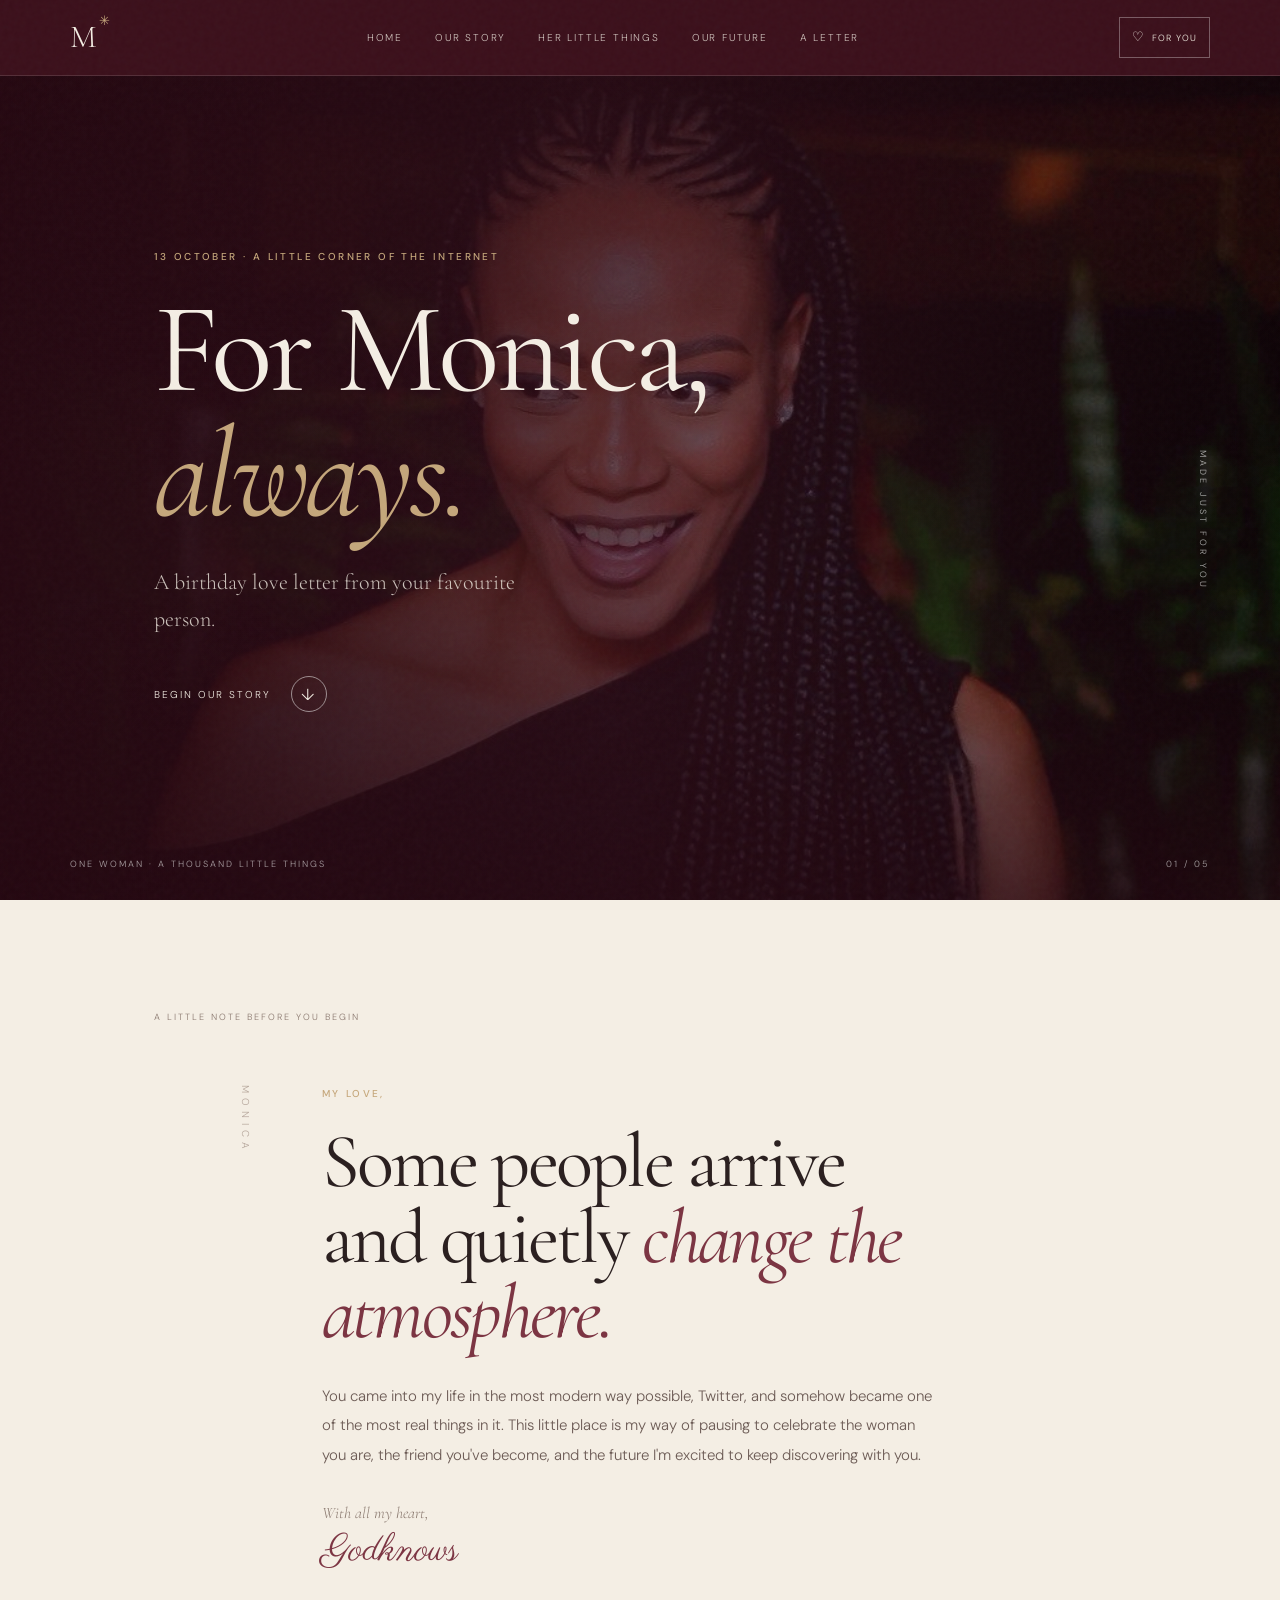
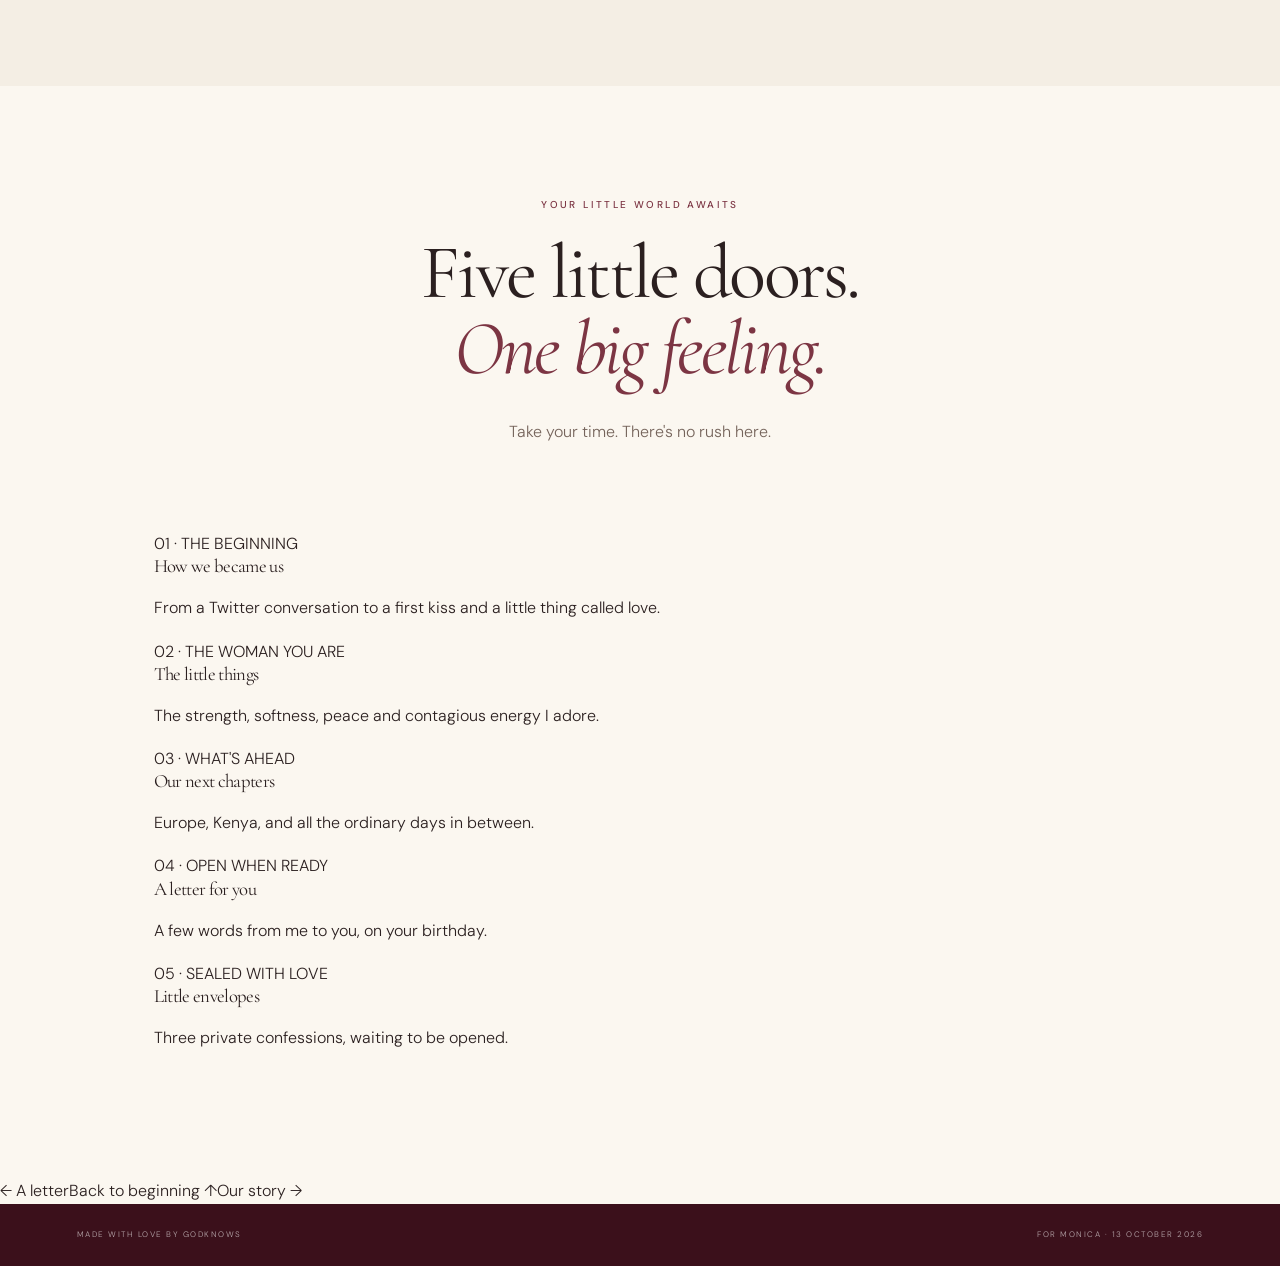
<file: index.html>
<!doctype html><html lang="en"><head><meta charset="utf-8"><meta name="viewport" content="width=device-width, initial-scale=1"><meta name="theme-color" content="#3b101b"><meta name="description" content="A little corner of the internet, made with love for Monica."><title>For Monica, Always · For Monica, Always</title><link rel="preconnect" href="https://fonts.googleapis.com"><link rel="preconnect" href="https://fonts.gstatic.com" crossorigin><link href="https://fonts.googleapis.com/css2?family=Cormorant+Garamond:wght@400;500;600;700&family=DM+Sans:wght@300;400;500;600&family=Parisienne&display=swap" rel="stylesheet"><link rel="stylesheet" href="style.css"></head><body class=""><div class="grain" aria-hidden="true"></div><header class="topbar"><a class="brand" href="index.html" aria-label="For Monica home">M<span>✳</span></a><nav aria-label="Main navigation"><a href="index.html" aria-current="page">Home</a><a href="story.html">Our story</a><a href="little-things.html">Her little things</a><a href="adventures.html">Our future</a><a href="letter.html">A letter</a></nav><a class="sound-toggle" href="letter.html" title="A little note">♡ <span>for you</span></a></header><main><section class="hero" id="home"><div class="hero-image"></div><div class="hero-shade"></div><div class="hero-content reveal"><p class="eyebrow">13 October · a little corner of the internet</p><h1>For Monica,<br><em>always.</em></h1><p class="hero-sub">A birthday love letter from your favourite person.</p><a class="round-link" href="story.html"><span>Begin our story</span><b>↓</b></a></div><div class="hero-side-note">MADE JUST FOR YOU</div><div class="hero-bottom"><span>ONE WOMAN · A THOUSAND LITTLE THINGS</span><span>01 / 05</span></div></section><section class="section-pad" style="background:var(--cream)"><div class="section-index">A little note before you begin</div><div class="intro-grid"><p class="vertical-word">MONICA</p><div class="intro-copy reveal"><p class="eyebrow">My love,</p><h2>Some people arrive<br>and quietly <em>change the atmosphere.</em></h2><p>You came into my life in the most modern way possible, Twitter, and somehow became one of the most real things in it. This little place is my way of pausing to celebrate the woman you are, the friend you've become, and the future I'm excited to keep discovering with you.</p><span class="signature">With all my heart,</span><span class="signature-name">Godknows</span></div></div></section><section class="section-pad"><div class="section-heading reveal"><p class="eyebrow">Your little world awaits</p><h2>Five little doors.<br><em>One big feeling.</em></h2><p style="color:#75645b">Take your time. There's no rush here.</p></div><div class="nav-grid"><a class="nav-card" href="story.html"><span>01 · THE BEGINNING</span><h3>How we became us</h3><p>From a Twitter conversation to a first kiss and a little thing called love.</p></a><a class="nav-card" href="little-things.html"><span>02 · THE WOMAN YOU ARE</span><h3>The little things</h3><p>The strength, softness, peace and contagious energy I adore.</p></a><a class="nav-card" href="adventures.html"><span>03 · WHAT'S AHEAD</span><h3>Our next chapters</h3><p>Europe, Kenya, and all the ordinary days in between.</p></a><a class="nav-card" href="letter.html"><span>04 · OPEN WHEN READY</span><h3>A letter for you</h3><p>A few words from me to you, on your birthday.</p></a><a class="nav-card" href="little-things.html#" ><span>05 · SEALED WITH LOVE</span><h3>Little envelopes</h3><p>Three private confessions, waiting to be opened.</p></a></div></section></main><nav class="page-footer-nav" aria-label="Explore more"><a href="letter.html">← A letter</a><a href="index.html">Back to beginning ↑</a><a href="story.html">Our story →</a></nav><footer class="site-footer" style="position:static;background:#3b101b;color:#ffffffa3;padding:24px 6%;display:flex;justify-content:space-between;gap:12px;font-size:8px;letter-spacing:1.5px"><span>MADE WITH LOVE BY GODKNOWS</span><span>FOR MONICA · 13 OCTOBER 2026</span></footer><script src="script.js"></script></body></html>
</file>
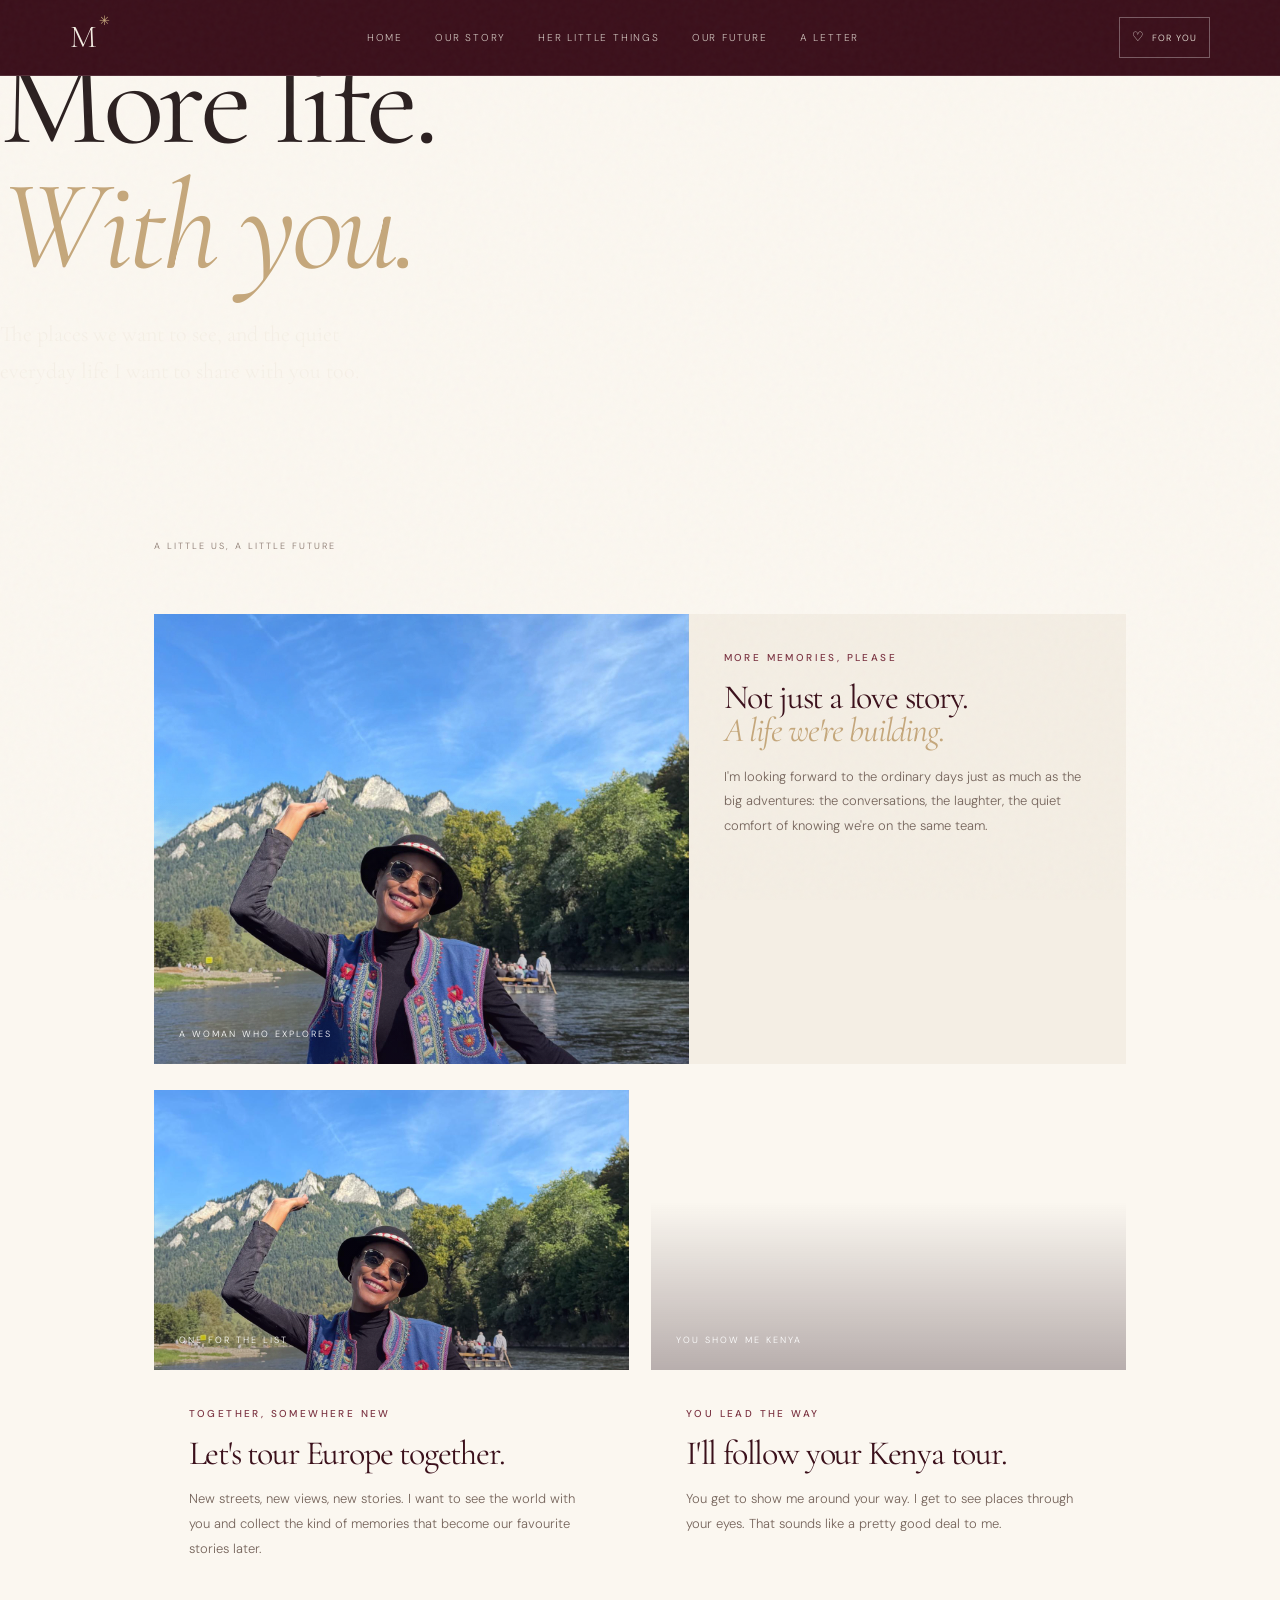
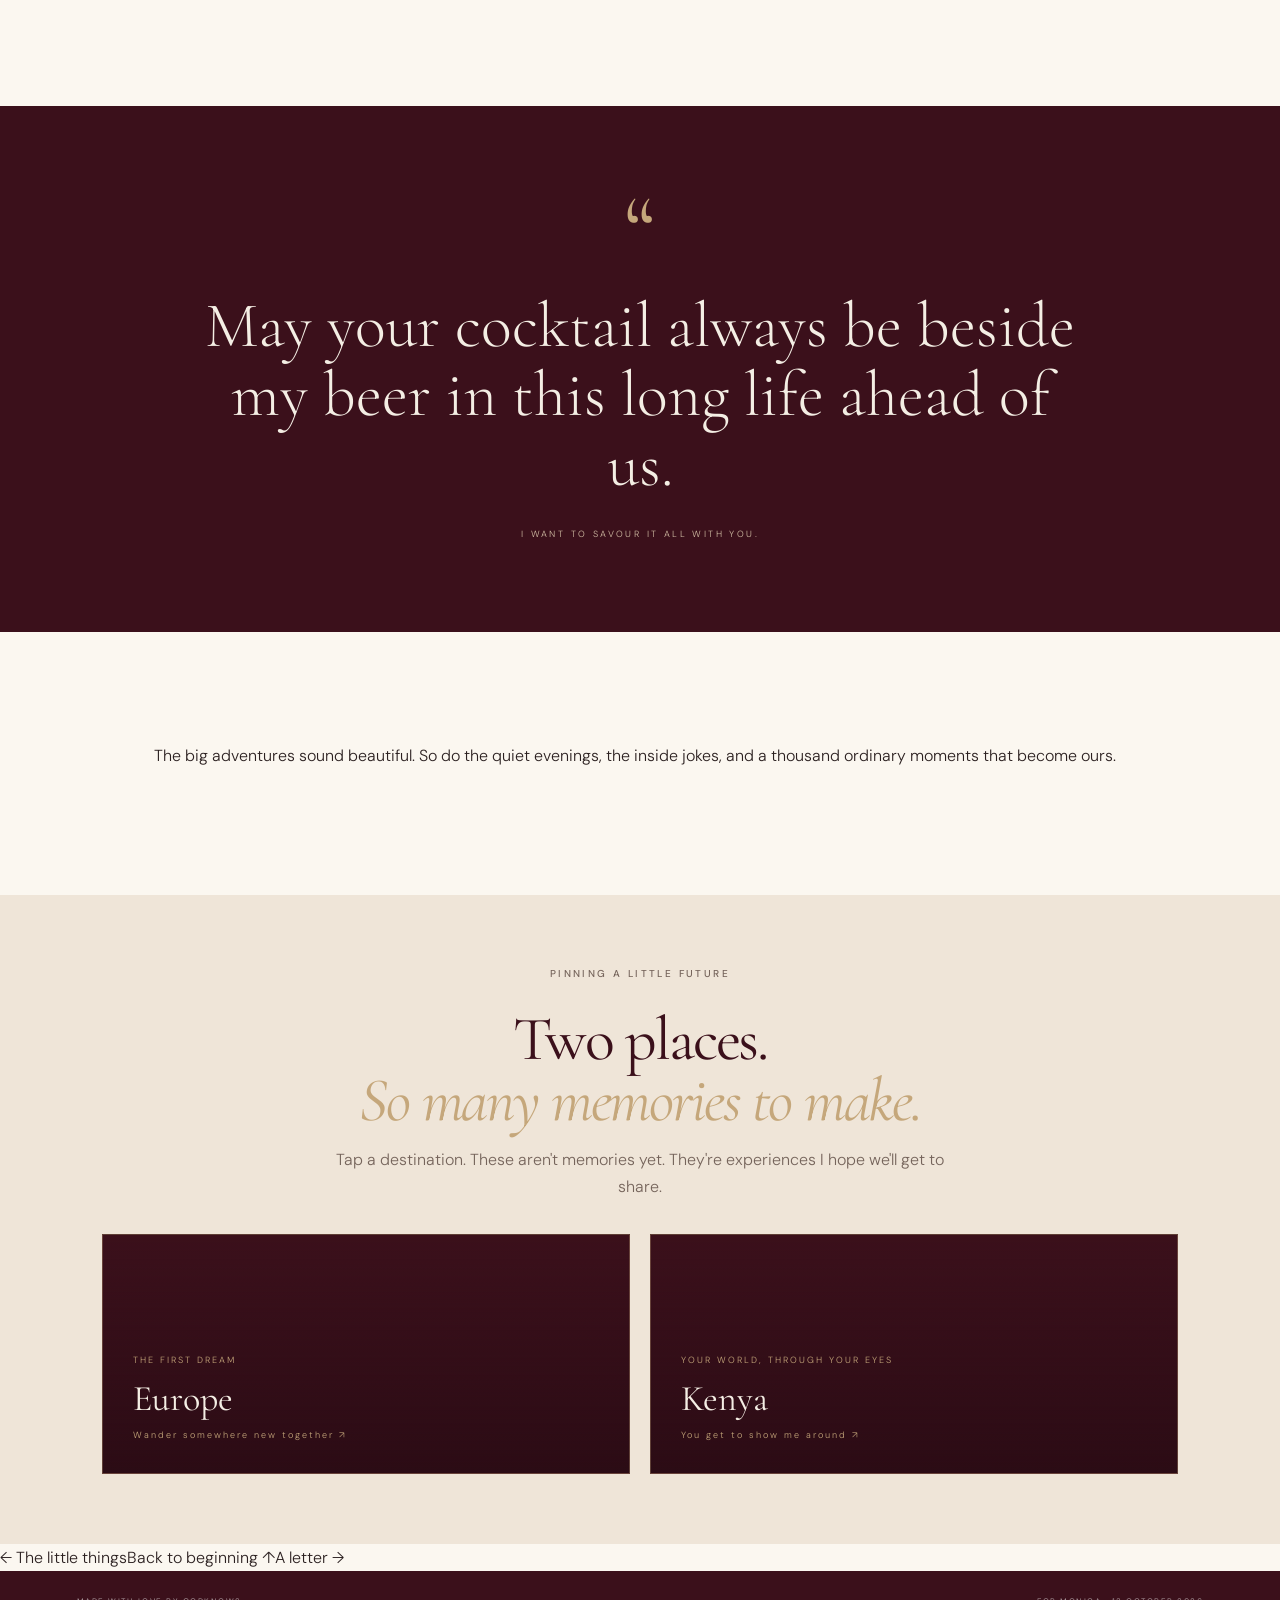
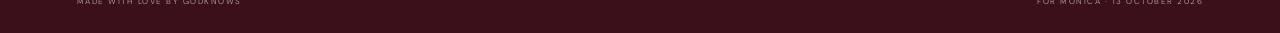
<file: adventures.html>
<!doctype html><html lang="en"><head><meta charset="utf-8"><meta name="viewport" content="width=device-width, initial-scale=1"><meta name="theme-color" content="#3b101b"><meta name="description" content="A little corner of the internet, made with love for Monica."><title>Our Future · For Monica, Always</title><link rel="preconnect" href="https://fonts.googleapis.com"><link rel="preconnect" href="https://fonts.gstatic.com" crossorigin><link href="https://fonts.googleapis.com/css2?family=Cormorant+Garamond:wght@400;500;600;700&family=DM+Sans:wght@300;400;500;600&family=Parisienne&display=swap" rel="stylesheet"><link rel="stylesheet" href="style.css"></head><body class=""><div class="grain" aria-hidden="true"></div><header class="topbar"><a class="brand" href="index.html" aria-label="For Monica home">M<span>✳</span></a><nav aria-label="Main navigation"><a href="index.html">Home</a><a href="story.html">Our story</a><a href="little-things.html">Her little things</a><a href="adventures.html" aria-current="page">Our future</a><a href="letter.html">A letter</a></nav><a class="sound-toggle" href="letter.html" title="A little note">♡ <span>for you</span></a></header><main><section class="page-hero travel-hero"><div class="page-hero-content reveal"><p class="eyebrow">Chapter three · the world ahead</p><h1>More life.<br><em>With you.</em></h1><p class="hero-sub">The places we want to see, and the quiet everyday life I want to share with you too.</p></div></section><section class="section-pad"><div class="section-index">A little us, a little future</div><article class="memory-card memory-large reveal" style="margin-bottom:26px"><div class="memory-photo photo-two" style="min-height:450px"><span class="photo-caption">A WOMAN WHO EXPLORES</span></div><div class="memory-text"><p class="eyebrow">More memories, please</p><h3>Not just a love story.<br><em>A life we're building.</em></h3><p>I'm looking forward to the ordinary days just as much as the big adventures: the conversations, the laughter, the quiet comfort of knowing we're on the same team.</p></div></article><div class="memory-grid"><article class="memory-card reveal"><div class="memory-photo photo-two"><span class="photo-caption">ONE FOR THE LIST</span></div><div class="memory-text"><p class="eyebrow">Together, somewhere new</p><h3>Let's tour Europe together.</h3><p>New streets, new views, new stories. I want to see the world with you and collect the kind of memories that become our favourite stories later.</p></div></article><article class="memory-card reveal"><div class="memory-photo photo-three"><span class="photo-caption">YOU SHOW ME KENYA</span></div><div class="memory-text"><p class="eyebrow">You lead the way</p><h3>I'll follow your Kenya tour.</h3><p>You get to show me around your way. I get to see places through your eyes. That sounds like a pretty good deal to me.</p></div></article></div></section><section class="quote-band"><div class="quote-mark">“</div><blockquote class="reveal">May your cocktail always be beside my beer in this long life ahead of us.</blockquote><p>I WANT TO SAVOUR IT ALL WITH YOU.</p></section><section class="section-pad"><p class="page-intro reveal">The big adventures sound beautiful. So do the quiet evenings, the inside jokes, and a thousand ordinary moments that become ours.</p></section><section class="interactive-note"><p class="eyebrow">Pinning a little future</p><h2>Two places.<br><em>So many memories to make.</em></h2><p>Tap a destination. These aren't memories yet. They're experiences I hope we'll get to share.</p><div class="travel-destinations"><button class="destination" data-destination="europe"><span>THE FIRST DREAM</span><strong>Europe</strong><span>Wander somewhere new together ↗</span></button><button class="destination" data-destination="kenya"><span>YOUR WORLD, THROUGH YOUR EYES</span><strong>Kenya</strong><span>You get to show me around ↗</span></button><div class="destination-detail" id="destination-europe" hidden>New streets, little cafés, unfamiliar views, and the joy of exploring without rushing. I want the stories we'll collect and the photos we'll look back on years from now.</div><div class="destination-detail" id="destination-kenya" hidden>I want to see Kenya through your eyes, follow your recommendations, try the places you love, and let you be my guide. A place becomes even more special when the person beside you makes it personal.</div></div></section></main><nav class="page-footer-nav" aria-label="Explore more"><a href="little-things.html">← The little things</a><a href="index.html">Back to beginning ↑</a><a href="letter.html">A letter →</a></nav><footer class="site-footer" style="position:static;background:#3b101b;color:#ffffffa3;padding:24px 6%;display:flex;justify-content:space-between;gap:12px;font-size:8px;letter-spacing:1.5px"><span>MADE WITH LOVE BY GODKNOWS</span><span>FOR MONICA · 13 OCTOBER 2026</span></footer><script src="script.js"></script></body></html>
</file>
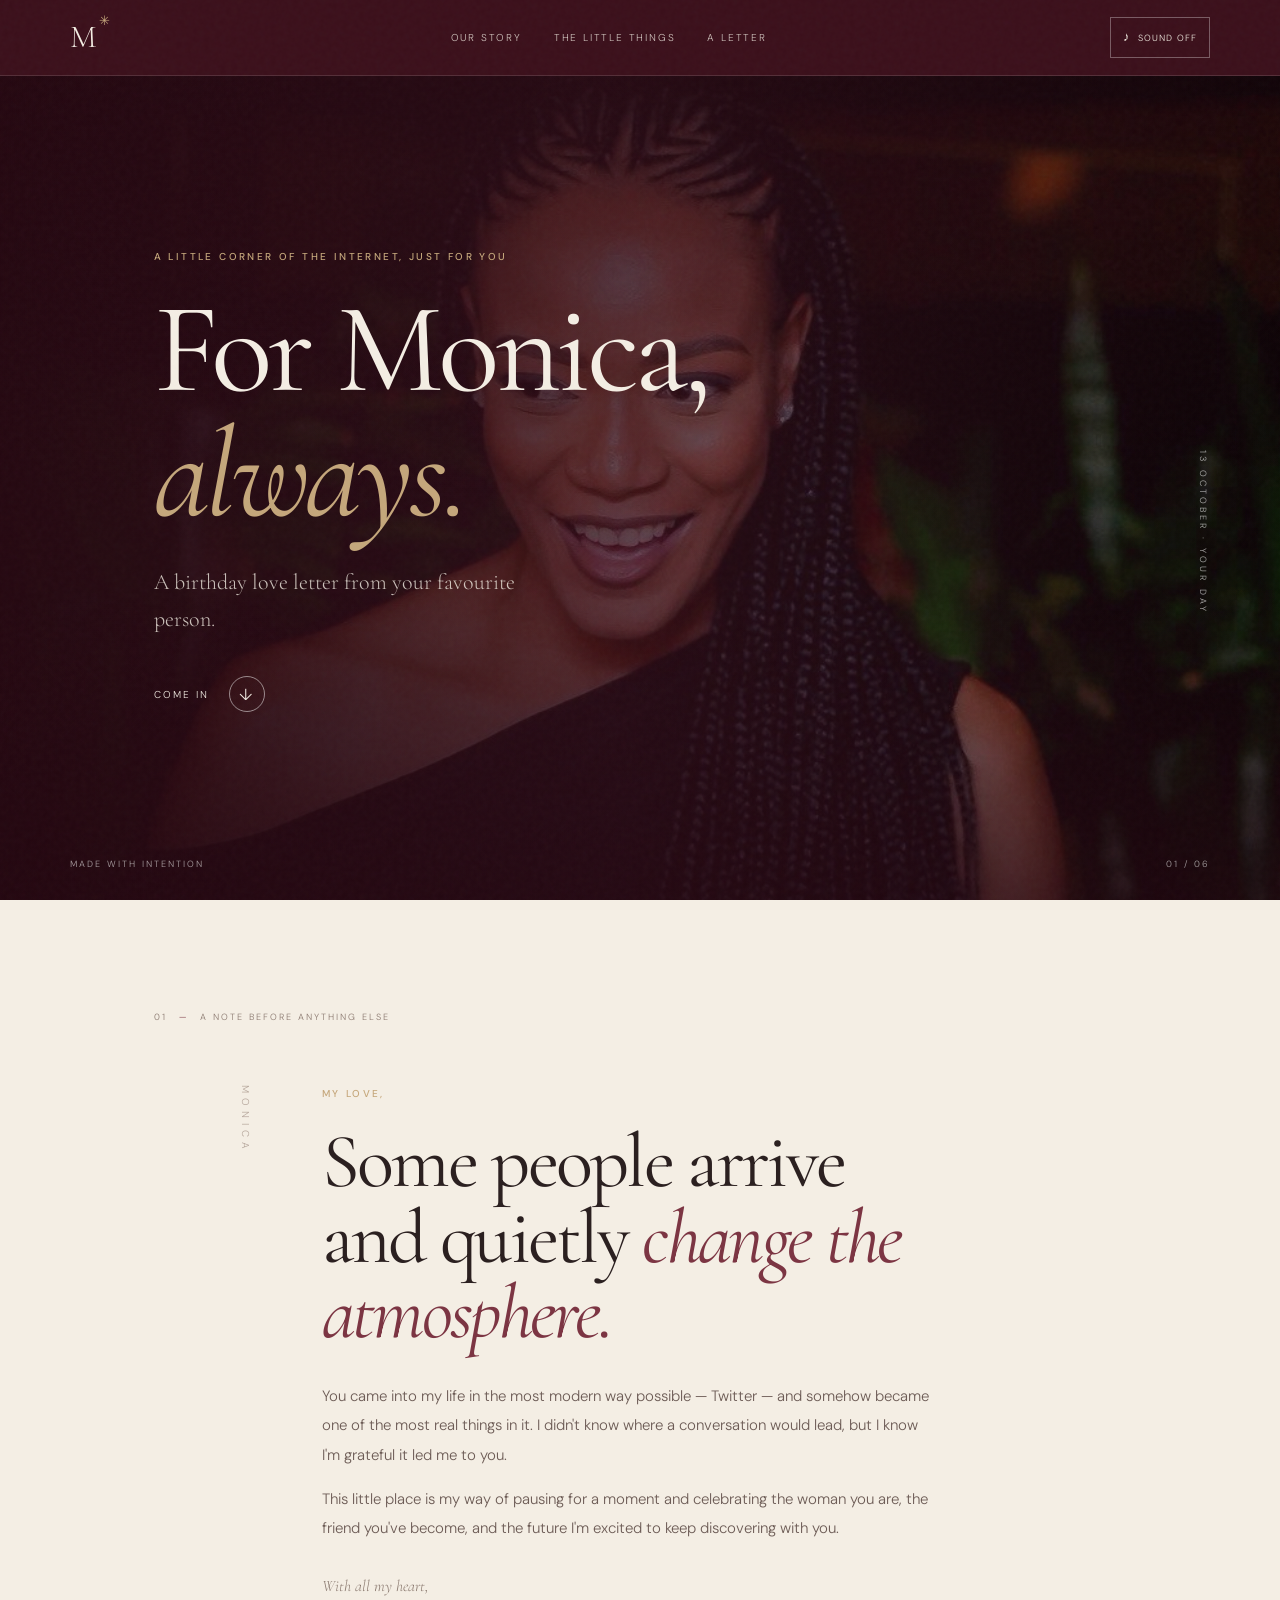
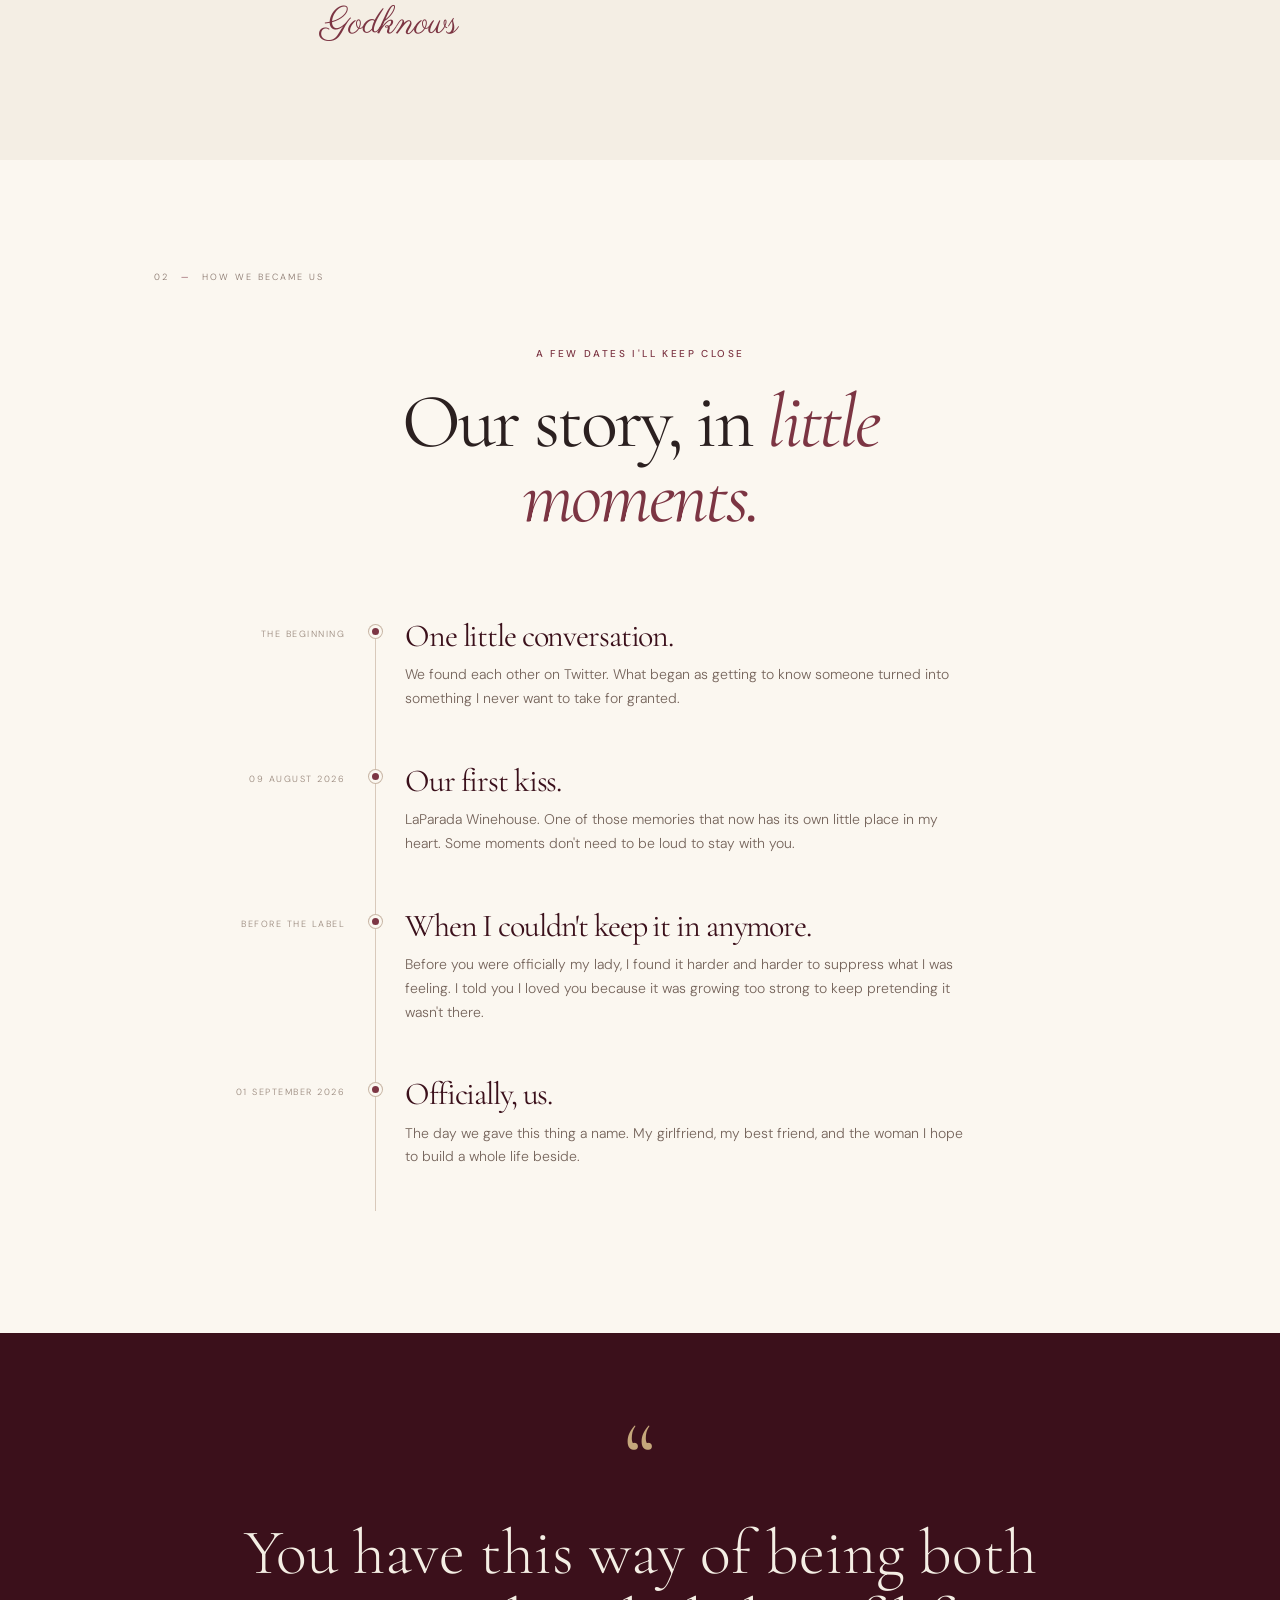
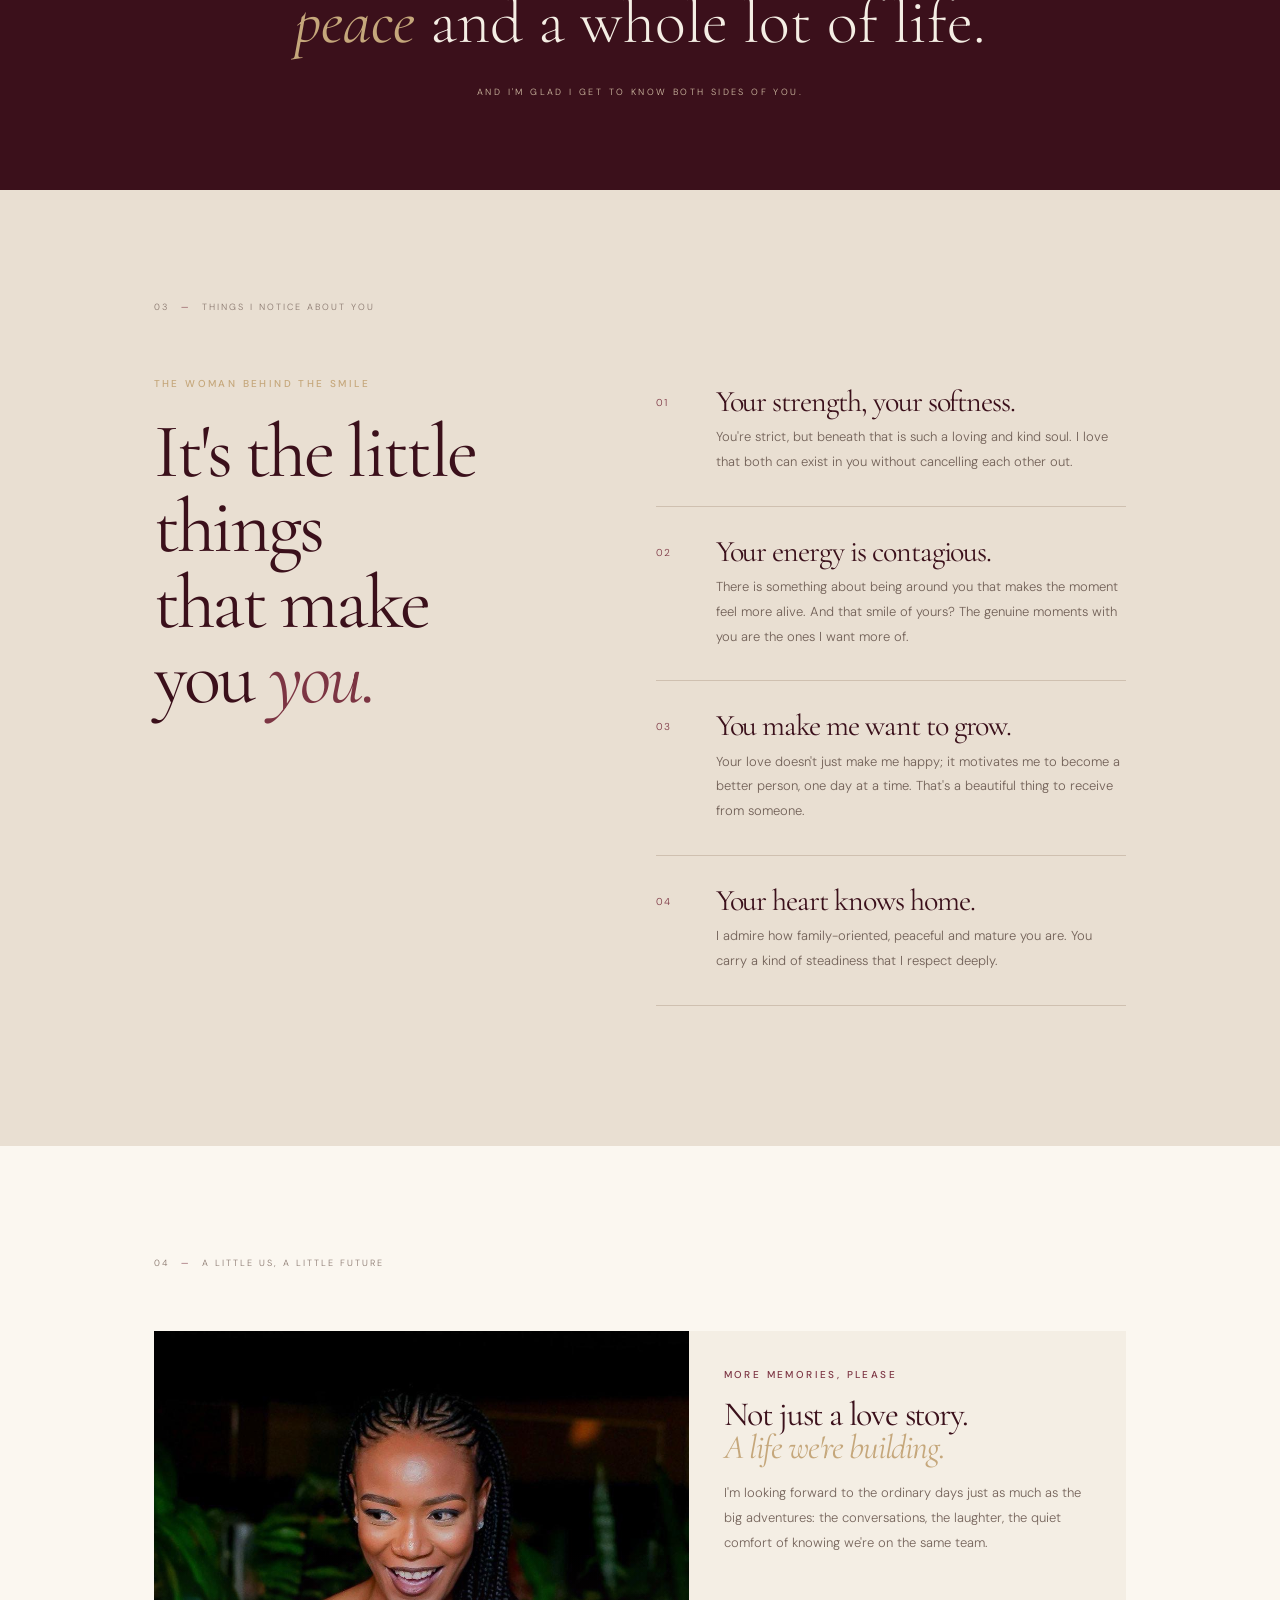
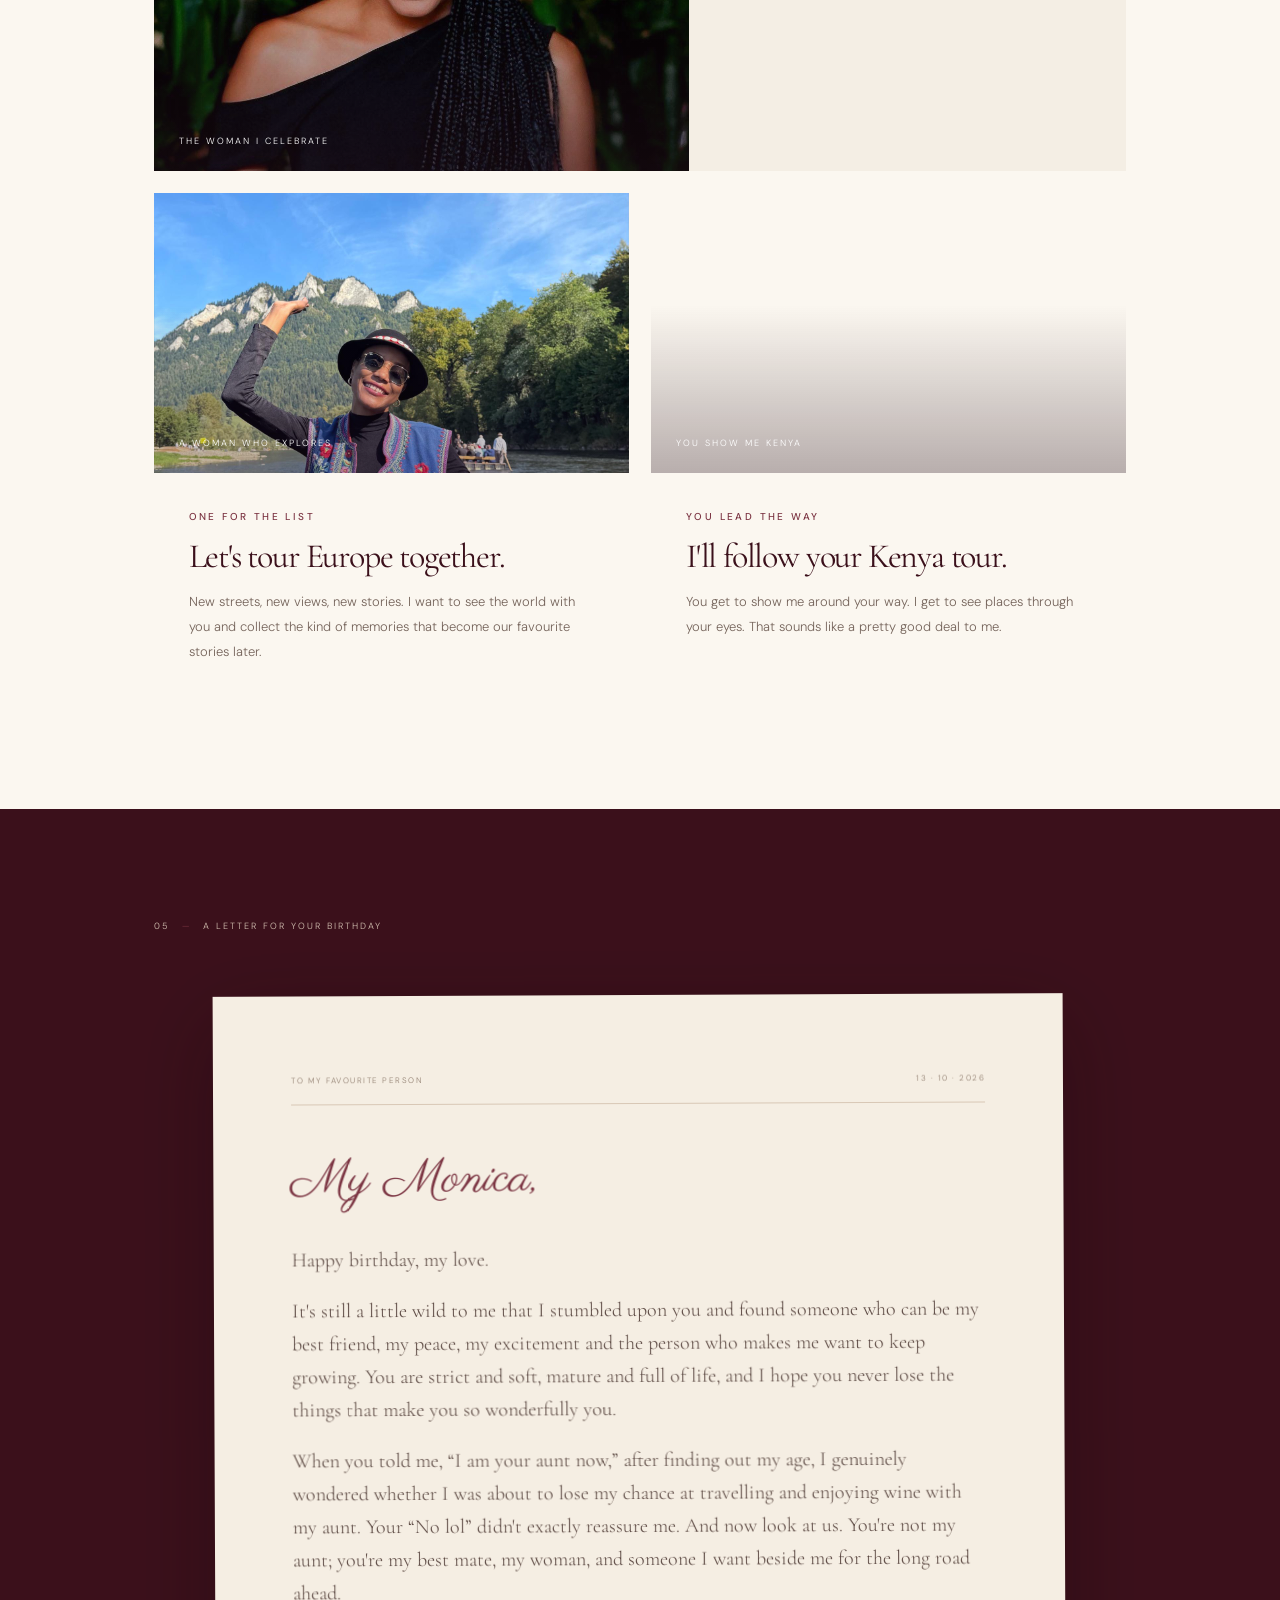
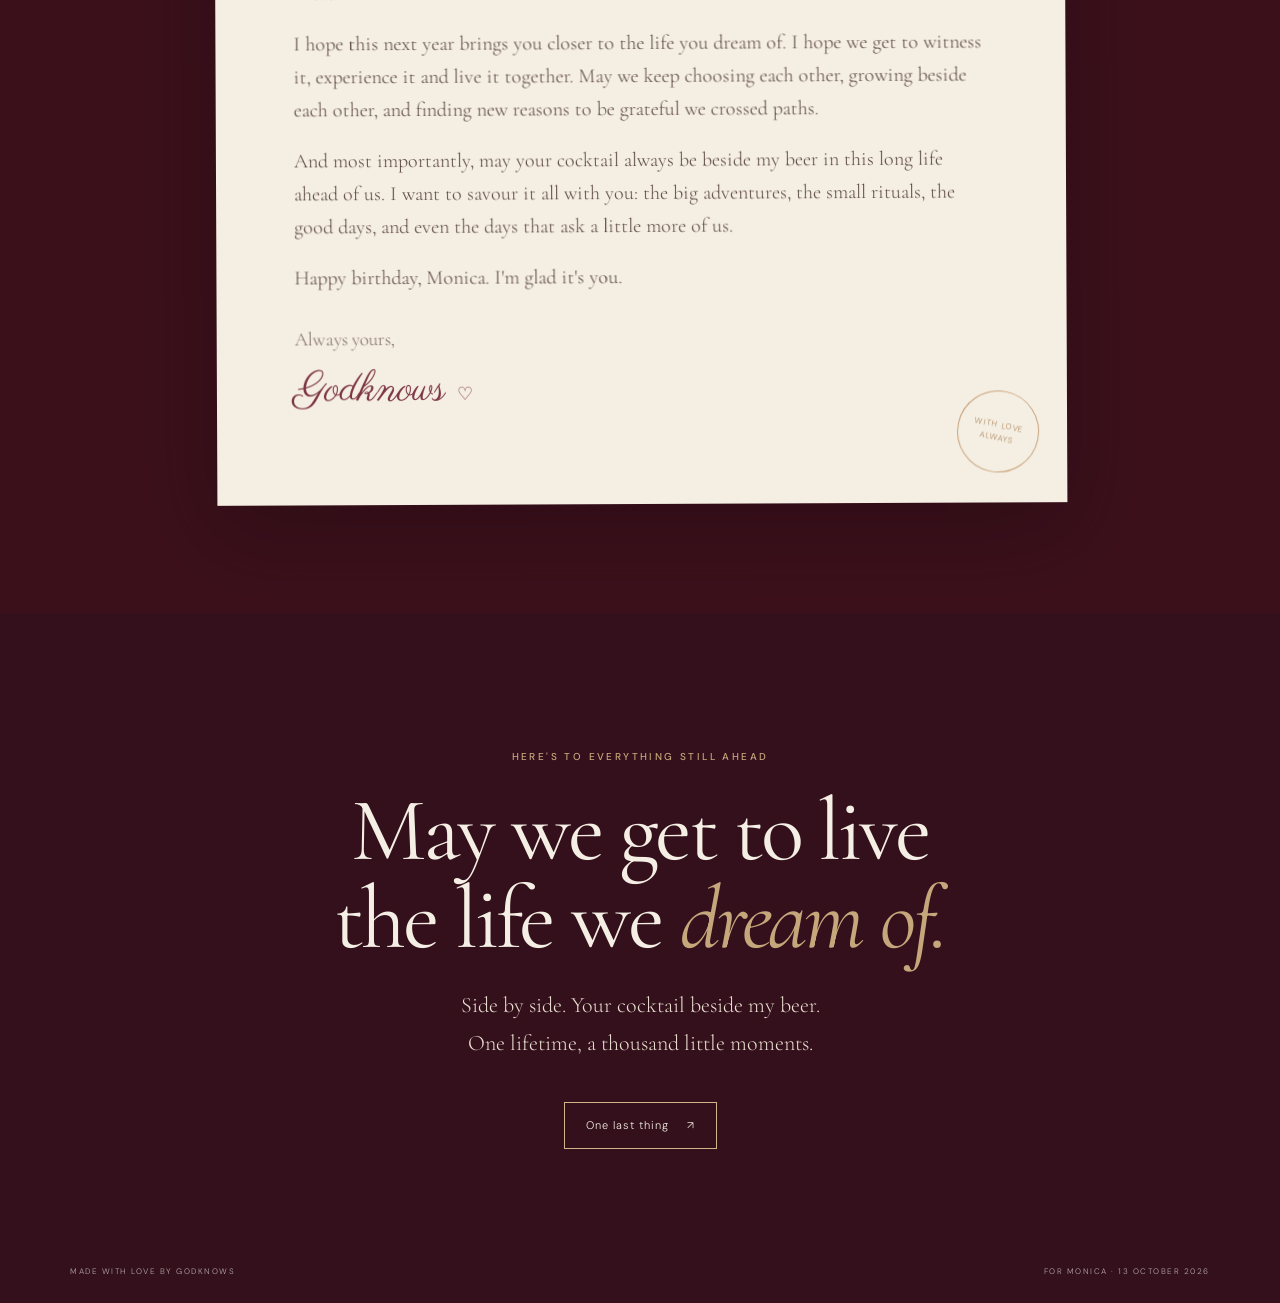
<file: index-one-page-backup.html>
<!doctype html>
<html lang="en">
<head>
  <meta charset="utf-8">
  <meta name="viewport" content="width=device-width, initial-scale=1">
  <meta name="theme-color" content="#3b101b">
  <meta name="description" content="A little corner of the internet, made with love for Monica.">
  <title>For Monica, Always</title>
  <link rel="preconnect" href="https://fonts.googleapis.com">
  <link rel="preconnect" href="https://fonts.gstatic.com" crossorigin>
  <link href="https://fonts.googleapis.com/css2?family=Cormorant+Garamond:wght@400;500;600;700&family=DM+Sans:wght@300;400;500;600&family=Parisienne&display=swap" rel="stylesheet">
  <link rel="stylesheet" href="style.css">
</head>
<body>
  <div class="grain" aria-hidden="true"></div>
  <header class="topbar">
    <a class="brand" href="#home" aria-label="For Monica home">M<span>✳</span></a>
    <nav aria-label="Main navigation">
      <a href="#story">Our story</a>
      <a href="#little-things">The little things</a>
      <a href="#letter">A letter</a>
    </nav>
    <button class="sound-toggle" id="soundToggle" type="button" aria-label="Toggle ambient sound" title="Toggle ambient sound">♪ <span>sound off</span></button>
  </header>

  <main>
    <section class="hero" id="home">
      <div class="hero-image" role="img" aria-label="Warm, cinematic evening lights"></div>
      <div class="hero-shade"></div>
      <div class="hero-content reveal">
        <p class="eyebrow">A little corner of the internet, just for you</p>
        <h1>For Monica,<br><em>always.</em></h1>
        <p class="hero-sub">A birthday love letter from your favourite person.</p>
        <a class="round-link" href="#opening-note"><span>Come in</span><b>↓</b></a>
      </div>
      <div class="hero-side-note">13 OCTOBER · YOUR DAY</div>
      <div class="hero-bottom"><span>MADE WITH INTENTION</span><span>01 / 06</span></div>
    </section>

    <section class="intro section-pad" id="opening-note">
      <div class="section-index">01 <span>—</span> A note before anything else</div>
      <div class="intro-grid">
        <p class="vertical-word">MONICA</p>
        <div class="intro-copy reveal">
          <p class="eyebrow">My love,</p>
          <h2>Some people arrive<br>and quietly <em>change the atmosphere.</em></h2>
          <p>You came into my life in the most modern way possible — Twitter — and somehow became one of the most real things in it. I didn't know where a conversation would lead, but I know I'm grateful it led me to you.</p>
          <p>This little place is my way of pausing for a moment and celebrating the woman you are, the friend you've become, and the future I'm excited to keep discovering with you.</p>
          <span class="signature">With all my heart,</span>
          <span class="signature-name">Godknows</span>
        </div>
      </div>
    </section>

    <section class="story section-pad" id="story">
      <div class="section-index">02 <span>—</span> How we became us</div>
      <div class="section-heading reveal">
        <p class="eyebrow">A few dates I'll keep close</p>
        <h2>Our story, in <em>little moments.</em></h2>
      </div>
      <div class="timeline">
        <article class="timeline-item reveal">
          <div class="timeline-date">THE BEGINNING</div>
          <div class="timeline-dot"></div>
          <div class="timeline-body"><h3>One little conversation.</h3><p>We found each other on Twitter. What began as getting to know someone turned into something I never want to take for granted.</p></div>
        </article>
        <article class="timeline-item reveal">
          <div class="timeline-date">09 AUGUST 2026</div>
          <div class="timeline-dot"></div>
          <div class="timeline-body"><h3>Our first kiss.</h3><p>LaParada Winehouse. One of those memories that now has its own little place in my heart. Some moments don't need to be loud to stay with you.</p></div>
        </article>
        <article class="timeline-item reveal">
          <div class="timeline-date">BEFORE THE LABEL</div>
          <div class="timeline-dot"></div>
          <div class="timeline-body"><h3>When I couldn't keep it in anymore.</h3><p>Before you were officially my lady, I found it harder and harder to suppress what I was feeling. I told you I loved you because it was growing too strong to keep pretending it wasn't there.</p></div>
        </article>
        <article class="timeline-item reveal">
          <div class="timeline-date">01 SEPTEMBER 2026</div>
          <div class="timeline-dot"></div>
          <div class="timeline-body"><h3>Officially, us.</h3><p>The day we gave this thing a name. My girlfriend, my best friend, and the woman I hope to build a whole life beside.</p></div>
        </article>
      </div>
    </section>

    <section class="quote-band">
      <div class="quote-mark">“</div>
      <blockquote class="reveal">You have this way of being both <em>peace</em> and a whole lot of life.</blockquote>
      <p>AND I'M GLAD I GET TO KNOW BOTH SIDES OF YOU.</p>
    </section>

    <section class="qualities section-pad" id="little-things">
      <div class="section-index">03 <span>—</span> Things I notice about you</div>
      <div class="qualities-grid">
        <div class="qualities-heading reveal"><p class="eyebrow">The woman behind the smile</p><h2>It's the little things<br>that make you <em>you.</em></h2></div>
        <div class="qualities-list">
          <article class="quality reveal"><span>01</span><div><h3>Your strength, your softness.</h3><p>You're strict, but beneath that is such a loving and kind soul. I love that both can exist in you without cancelling each other out.</p></div></article>
          <article class="quality reveal"><span>02</span><div><h3>Your energy is contagious.</h3><p>There is something about being around you that makes the moment feel more alive. And that smile of yours? The genuine moments with you are the ones I want more of.</p></div></article>
          <article class="quality reveal"><span>03</span><div><h3>You make me want to grow.</h3><p>Your love doesn't just make me happy; it motivates me to become a better person, one day at a time. That's a beautiful thing to receive from someone.</p></div></article>
          <article class="quality reveal"><span>04</span><div><h3>Your heart knows home.</h3><p>I admire how family-oriented, peaceful and mature you are. You carry a kind of steadiness that I respect deeply.</p></div></article>
        </div>
      </div>
    </section>

    <section class="memories section-pad">
      <div class="section-index">04 <span>—</span> A little us, a little future</div>
      <div class="memory-grid">
        <article class="memory-card memory-large reveal">
          <div class="memory-photo photo-one"><span class="photo-caption">THE WOMAN I CELEBRATE</span></div>
          <div class="memory-text"><p class="eyebrow">More memories, please</p><h3>Not just a love story.<br><em>A life we're building.</em></h3><p>I'm looking forward to the ordinary days just as much as the big adventures: the conversations, the laughter, the quiet comfort of knowing we're on the same team.</p></div>
        </article>
        <article class="memory-card reveal">
          <div class="memory-photo photo-two"><span class="photo-caption">A WOMAN WHO EXPLORES</span></div>
          <div class="memory-text"><p class="eyebrow">One for the list</p><h3>Let's tour Europe together.</h3><p>New streets, new views, new stories. I want to see the world with you and collect the kind of memories that become our favourite stories later.</p></div>
        </article>
        <article class="memory-card reveal">
          <div class="memory-photo photo-three"><span class="photo-caption">YOU SHOW ME KENYA</span></div>
          <div class="memory-text"><p class="eyebrow">You lead the way</p><h3>I'll follow your Kenya tour.</h3><p>You get to show me around your way. I get to see places through your eyes. That sounds like a pretty good deal to me.</p></div>
        </article>
      </div>
    </section>

    <section class="letter-section section-pad" id="letter">
      <div class="section-index">05 <span>—</span> A letter for your birthday</div>
      <div class="letter-wrap reveal">
        <div class="letter-top"><span>TO MY FAVOURITE PERSON</span><span>13 · 10 · 2026</span></div>
        <p class="letter-salutation">My Monica,</p>
        <div class="letter-copy">
          <p>Happy birthday, my love.</p>
          <p>It's still a little wild to me that I stumbled upon you and found someone who can be my best friend, my peace, my excitement and the person who makes me want to keep growing. You are strict and soft, mature and full of life, and I hope you never lose the things that make you so wonderfully you.</p>
          <p>When you told me, “I am your aunt now,” after finding out my age, I genuinely wondered whether I was about to lose my chance at travelling and enjoying wine with my aunt. Your “No lol” didn't exactly reassure me. And now look at us. You're not my aunt; you're my best mate, my woman, and someone I want beside me for the long road ahead.</p>
          <p>I hope this next year brings you closer to the life you dream of. I hope we get to witness it, experience it and live it together. May we keep choosing each other, growing beside each other, and finding new reasons to be grateful we crossed paths.</p>
          <p>And most importantly, may your cocktail always be beside my beer in this long life ahead of us. I want to savour it all with you: the big adventures, the small rituals, the good days, and even the days that ask a little more of us.</p>
          <p>Happy birthday, Monica. I'm glad it's you.</p>
        </div>
        <p class="letter-signoff">Always yours,</p>
        <p class="letter-signature">Godknows <span>♡</span></p>
        <div class="letter-stamp">WITH LOVE<br>ALWAYS</div>
      </div>
    </section>

    <section class="finale">
      <div class="finale-bg"></div>
      <div class="finale-content reveal">
        <p class="eyebrow">Here's to everything still ahead</p>
        <h2>May we get to live<br>the life we <em>dream of.</em></h2>
        <p>Side by side. Your cocktail beside my beer.<br>One lifetime, a thousand little moments.</p>
        <button class="surprise-button" id="surpriseButton" type="button">One last thing <span>↗</span></button>
        <div class="surprise-message" id="surpriseMessage" hidden>
          <p class="eyebrow">If I get to choose</p>
          <p class="surprise-big">I'd still choose you.</p>
          <p>In every city, at every table, in every version of the future we're lucky enough to see.</p>
        </div>
      </div>
      <footer><span>MADE WITH LOVE BY GODKNOWS</span><span>FOR MONICA · 13 OCTOBER 2026</span></footer>
    </section>
  </main>
  <script src="script.js"></script>
</body>
</html>
</file>
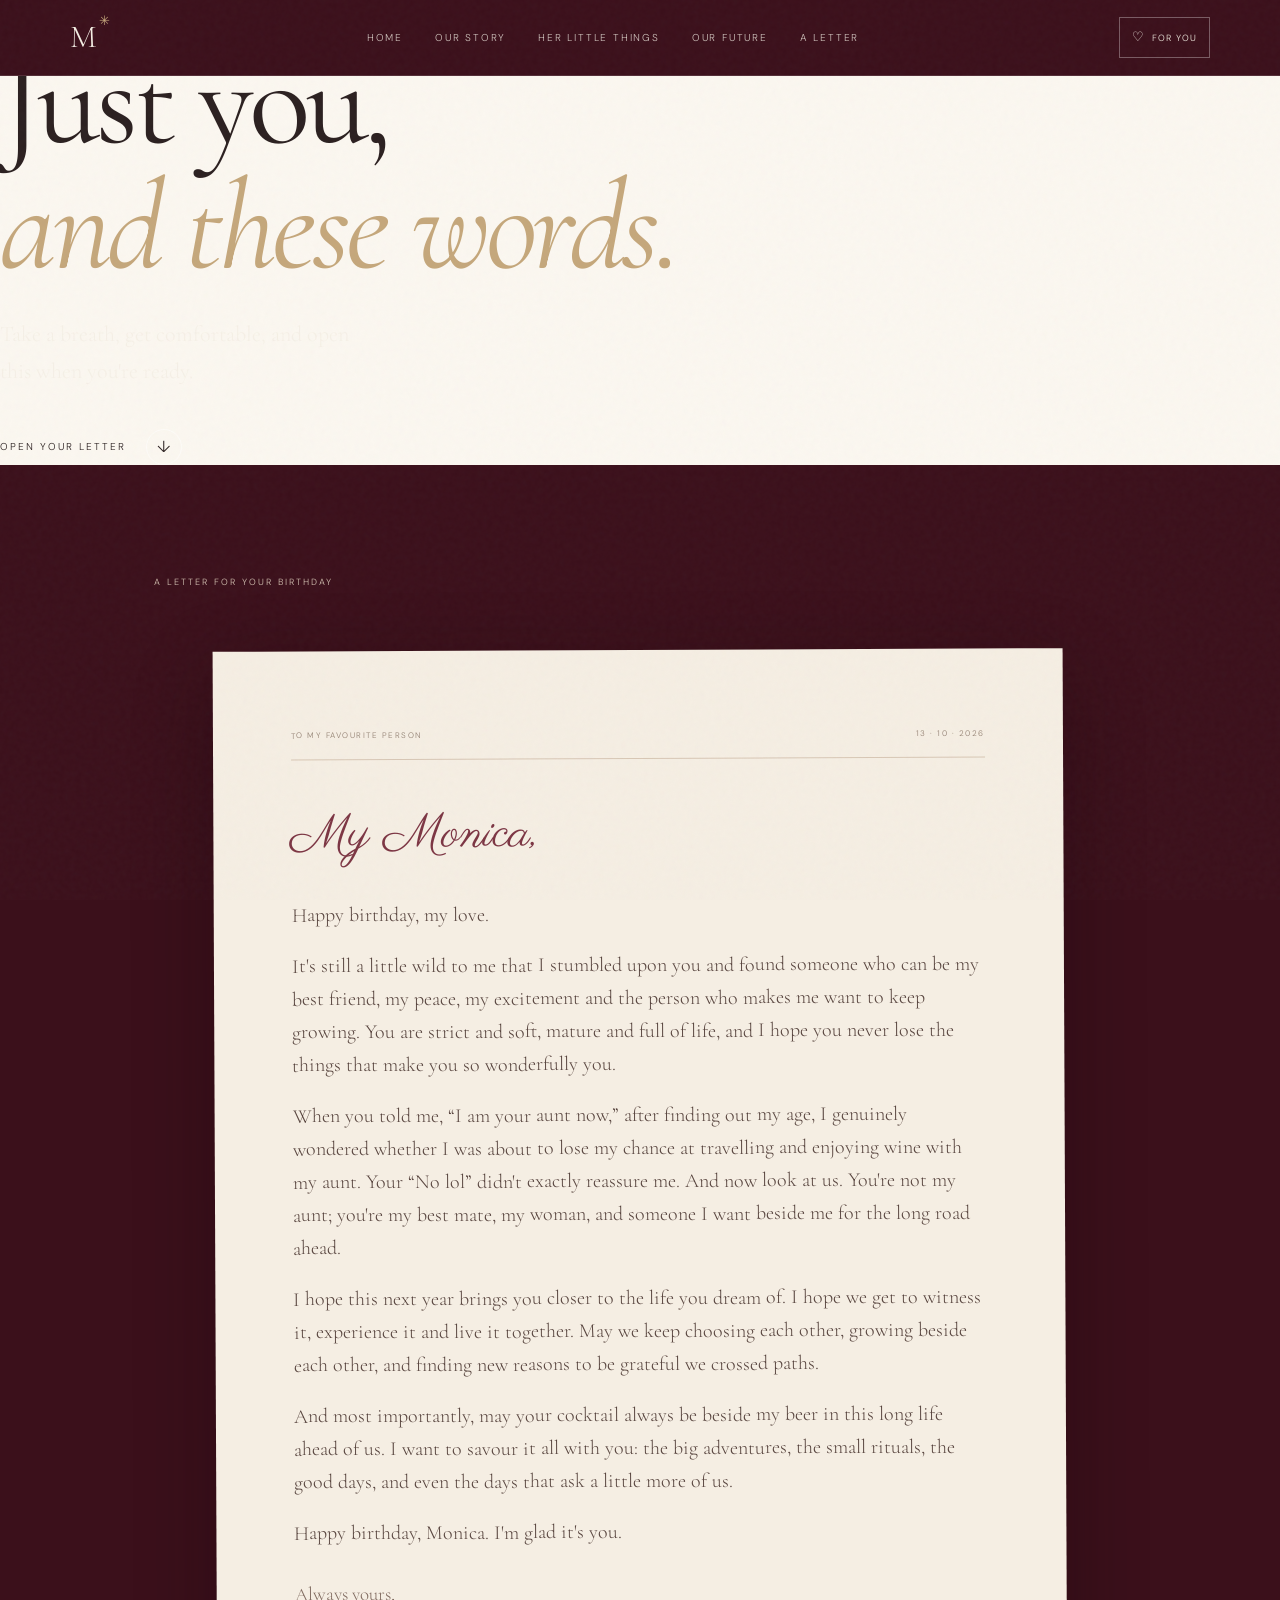
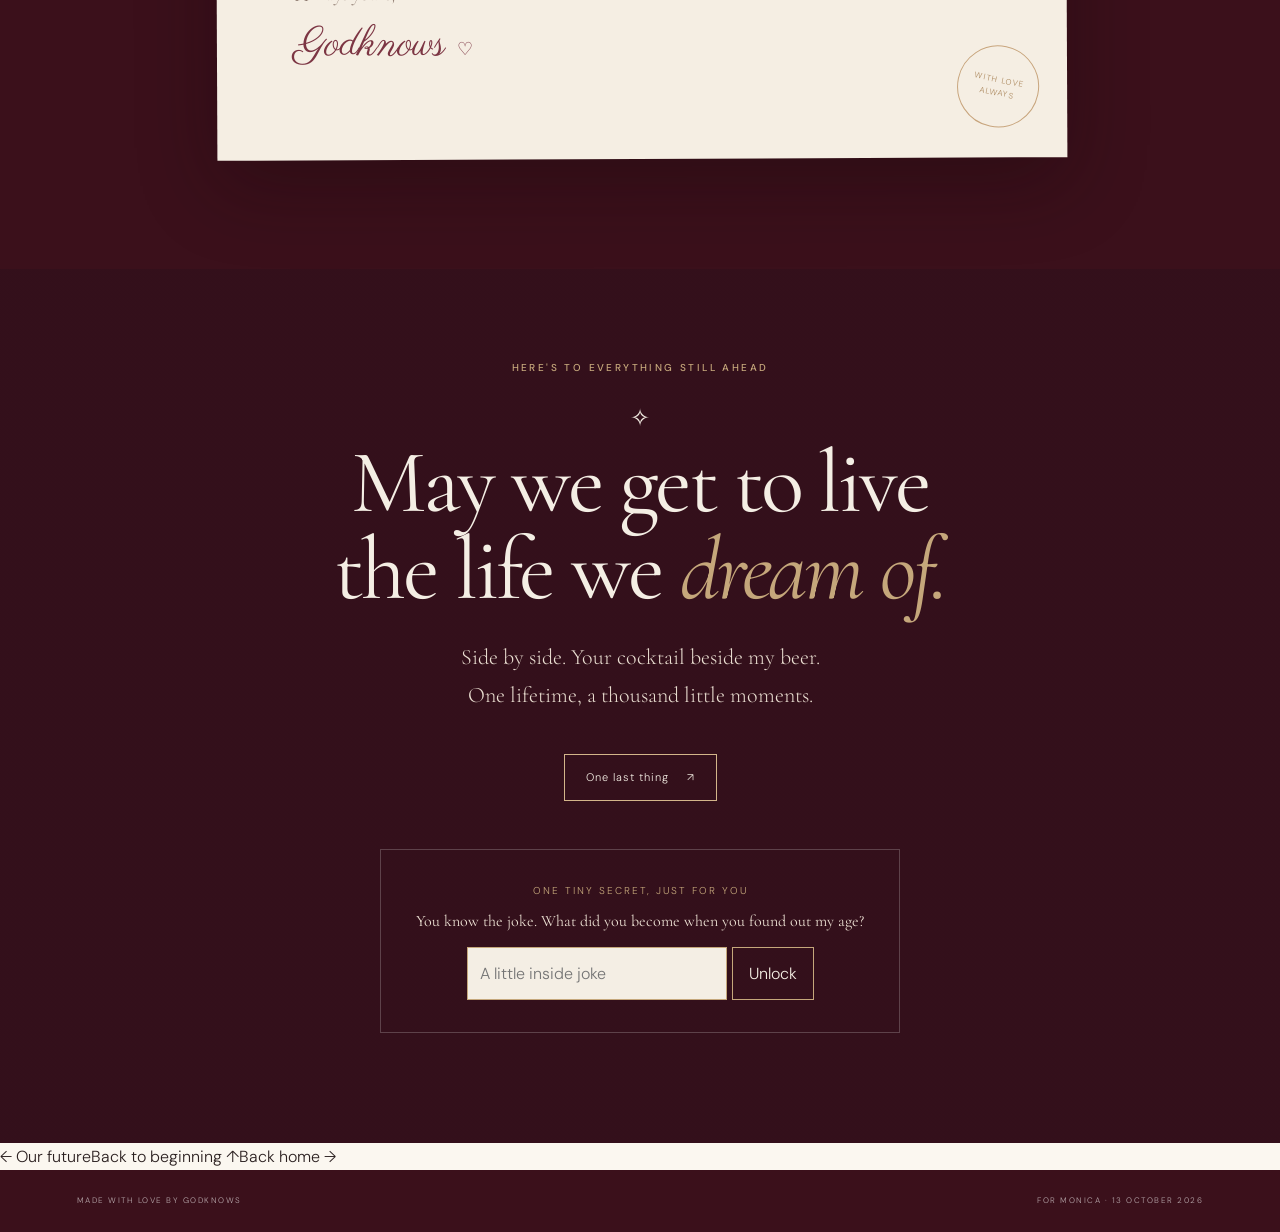
<file: letter.html>
<!doctype html><html lang="en"><head><meta charset="utf-8"><meta name="viewport" content="width=device-width, initial-scale=1"><meta name="theme-color" content="#3b101b"><meta name="description" content="A little corner of the internet, made with love for Monica."><title>A Letter for You · For Monica, Always</title><link rel="preconnect" href="https://fonts.googleapis.com"><link rel="preconnect" href="https://fonts.gstatic.com" crossorigin><link href="https://fonts.googleapis.com/css2?family=Cormorant+Garamond:wght@400;500;600;700&family=DM+Sans:wght@300;400;500;600&family=Parisienne&display=swap" rel="stylesheet"><link rel="stylesheet" href="style.css"></head><body class=""><div class="grain" aria-hidden="true"></div><header class="topbar"><a class="brand" href="index.html" aria-label="For Monica home">M<span>✳</span></a><nav aria-label="Main navigation"><a href="index.html">Home</a><a href="story.html">Our story</a><a href="little-things.html">Her little things</a><a href="adventures.html">Our future</a><a href="letter.html" aria-current="page">A letter</a></nav><a class="sound-toggle" href="letter.html" title="A little note">♡ <span>for you</span></a></header><main><section class="page-hero"><div class="page-hero-content reveal"><p class="eyebrow">Chapter four · 13 October 2026</p><h1>Just you,<br><em>and these words.</em></h1><p class="hero-sub">Take a breath, get comfortable, and open this when you're ready.</p><a class="round-link" href="#birthday-letter"><span>Open your letter</span><b>↓</b></a></div></section><section class="letter-section section-pad" id="birthday-letter"><div class="section-index">A letter for your birthday</div><div class="letter-wrap reveal"><div class="letter-top"><span>TO MY FAVOURITE PERSON</span><span>13 · 10 · 2026</span></div><p class="letter-salutation">My Monica,</p><div class="letter-copy"><p>Happy birthday, my love.</p><p>It's still a little wild to me that I stumbled upon you and found someone who can be my best friend, my peace, my excitement and the person who makes me want to keep growing. You are strict and soft, mature and full of life, and I hope you never lose the things that make you so wonderfully you.</p><p>When you told me, “I am your aunt now,” after finding out my age, I genuinely wondered whether I was about to lose my chance at travelling and enjoying wine with my aunt. Your “No lol” didn't exactly reassure me. And now look at us. You're not my aunt; you're my best mate, my woman, and someone I want beside me for the long road ahead.</p><p>I hope this next year brings you closer to the life you dream of. I hope we get to witness it, experience it and live it together. May we keep choosing each other, growing beside each other, and finding new reasons to be grateful we crossed paths.</p><p>And most importantly, may your cocktail always be beside my beer in this long life ahead of us. I want to savour it all with you: the big adventures, the small rituals, the good days, and even the days that ask a little more of us.</p><p>Happy birthday, Monica. I'm glad it's you.</p></div><p class="letter-signoff">Always yours,</p><p class="letter-signature">Godknows <span>♡</span></p><div class="letter-stamp">WITH LOVE<br>ALWAYS</div></div></section><section class="finale"><div class="finale-bg"></div><div class="finale-content reveal"><p class="eyebrow">Here's to everything still ahead</p><span class="birthday-confetti" aria-hidden="true">✧</span><h2>May we get to live<br>the life we <em>dream of.</em></h2><p>Side by side. Your cocktail beside my beer.<br>One lifetime, a thousand little moments.</p><button class="surprise-button" id="surpriseButton" type="button">One last thing <span>↗</span></button><div class="birthday-message" id="birthdayMessage" hidden>Happy birthday, my love. This little world is yours. ♡</div><div class="surprise-message" id="surpriseMessage" hidden><p class="eyebrow">If I get to choose</p><p class="surprise-big">I'd still choose you.</p><p>In every city, at every table, in every version of the future we're lucky enough to see.</p></div><div class="secret-unlock"><label for="secretWord">One tiny secret, just for you</label><p style="font:16px var(--serif);color:#eaded1">You know the joke. What did you become when you found out my age?</p><form id="secretForm"><input id="secretWord" autocomplete="off" placeholder="A little inside joke" aria-label="Secret word"><button type="submit">Unlock</button></form><p class="secret-result" id="secretResult" hidden>“I am your aunt now.” And look at us now. I'd still choose you, auntie. ♡</p></div></div></section></main><nav class="page-footer-nav" aria-label="Explore more"><a href="adventures.html">← Our future</a><a href="index.html">Back to beginning ↑</a><a href="index.html">Back home →</a></nav><footer class="site-footer" style="position:static;background:#3b101b;color:#ffffffa3;padding:24px 6%;display:flex;justify-content:space-between;gap:12px;font-size:8px;letter-spacing:1.5px"><span>MADE WITH LOVE BY GODKNOWS</span><span>FOR MONICA · 13 OCTOBER 2026</span></footer><script src="script.js"></script></body></html>
</file>
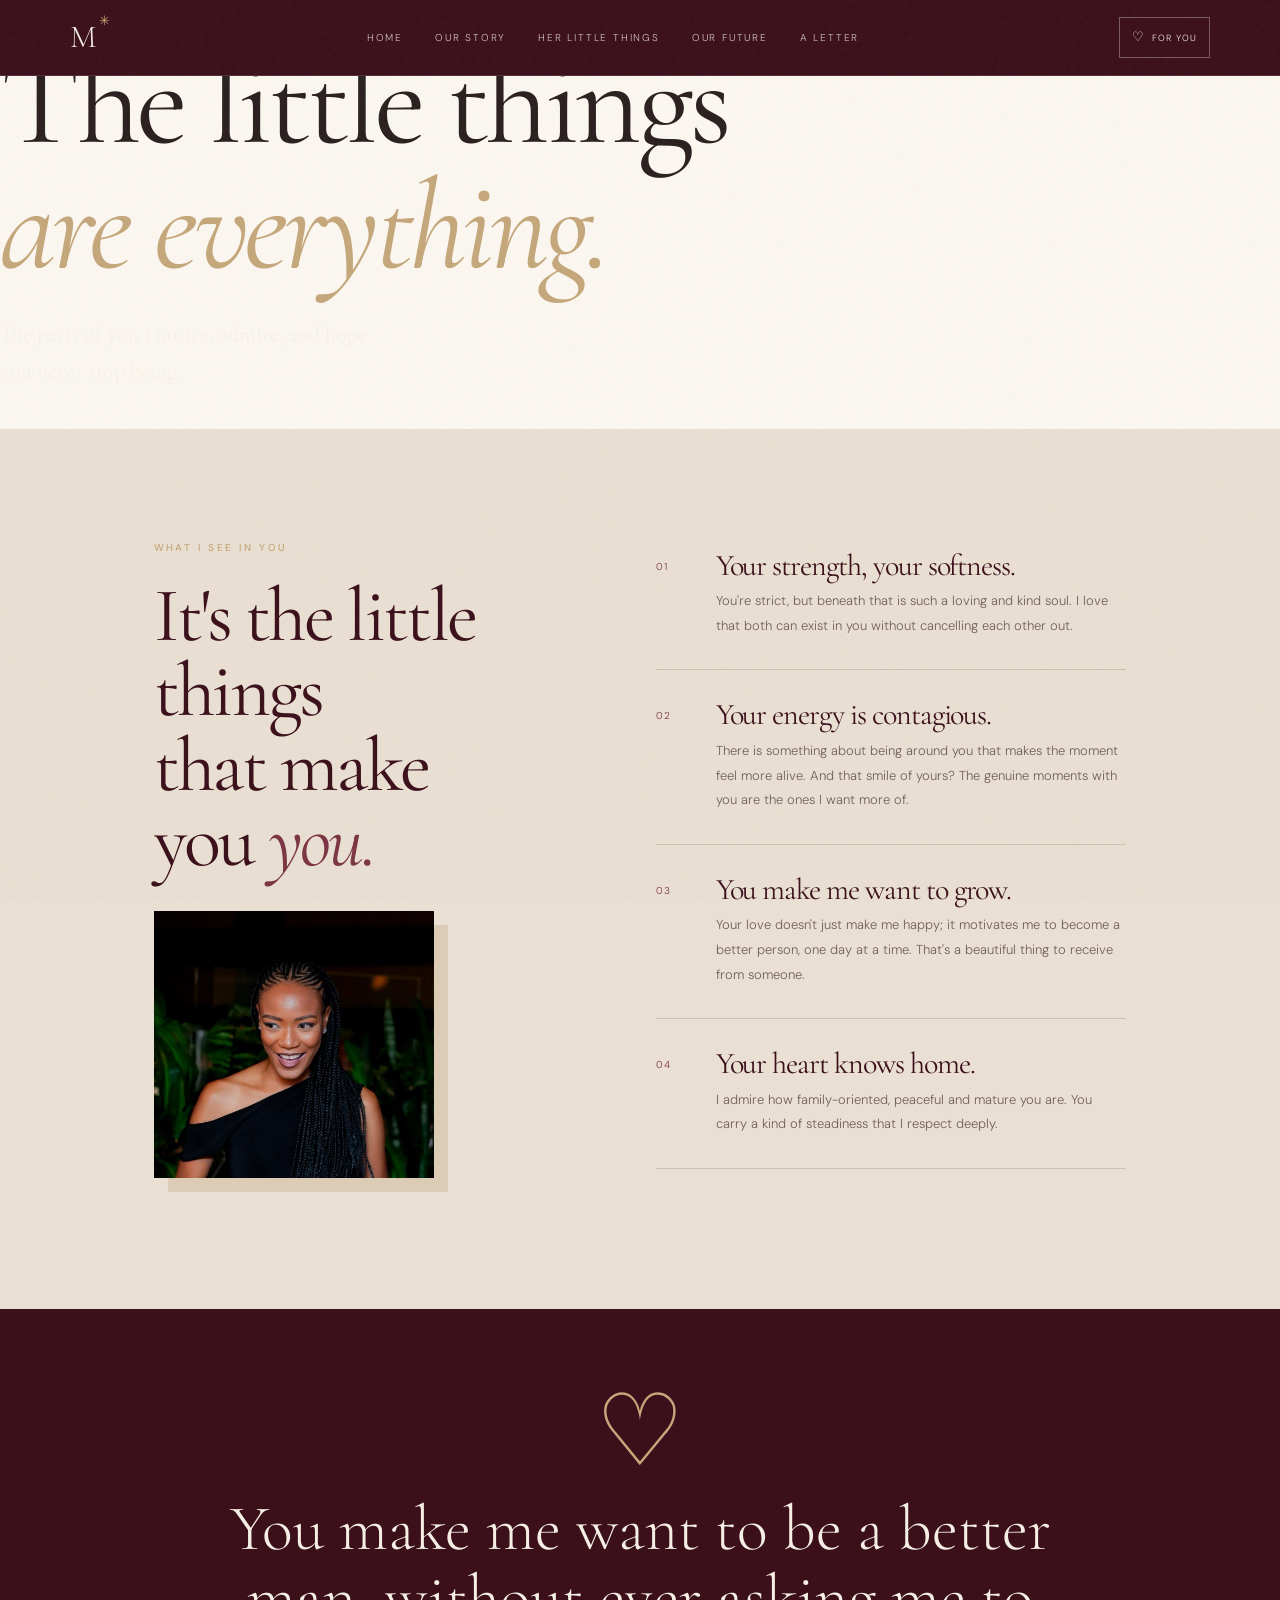
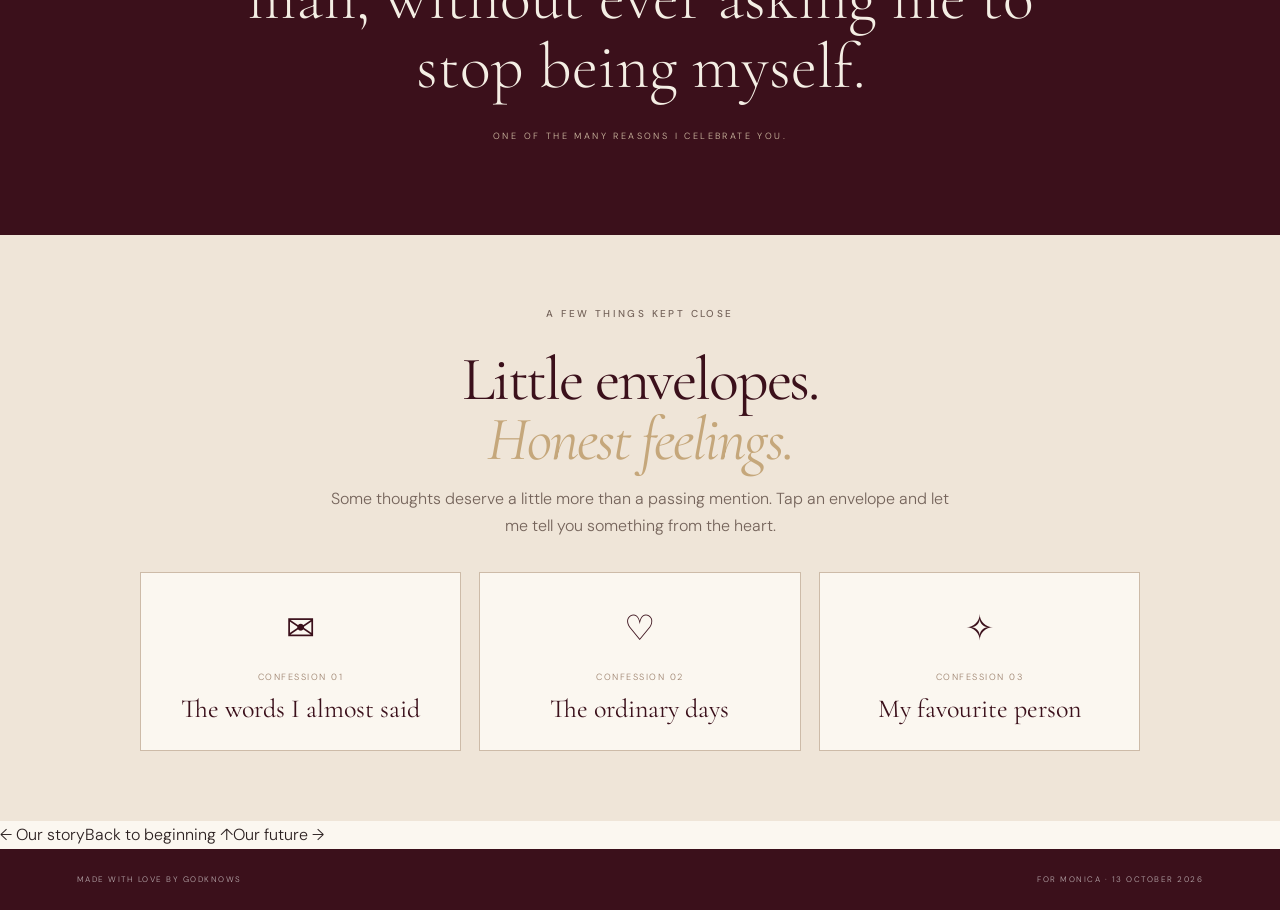
<file: little-things.html>
<!doctype html><html lang="en"><head><meta charset="utf-8"><meta name="viewport" content="width=device-width, initial-scale=1"><meta name="theme-color" content="#3b101b"><meta name="description" content="A little corner of the internet, made with love for Monica."><title>The Little Things · For Monica, Always</title><link rel="preconnect" href="https://fonts.googleapis.com"><link rel="preconnect" href="https://fonts.gstatic.com" crossorigin><link href="https://fonts.googleapis.com/css2?family=Cormorant+Garamond:wght@400;500;600;700&family=DM+Sans:wght@300;400;500;600&family=Parisienne&display=swap" rel="stylesheet"><link rel="stylesheet" href="style.css"></head><body class=""><div class="grain" aria-hidden="true"></div><header class="topbar"><a class="brand" href="index.html" aria-label="For Monica home">M<span>✳</span></a><nav aria-label="Main navigation"><a href="index.html">Home</a><a href="story.html">Our story</a><a href="little-things.html" aria-current="page">Her little things</a><a href="adventures.html">Our future</a><a href="letter.html">A letter</a></nav><a class="sound-toggle" href="letter.html" title="A little note">♡ <span>for you</span></a></header><main><section class="page-hero"><div class="page-hero-content reveal"><p class="eyebrow">Chapter two · the woman behind the smile</p><h1>The little things<br><em>are everything.</em></h1><p class="hero-sub">The parts of you I notice, admire, and hope you never stop being.</p></div></section><section class="qualities section-pad"><div class="qualities-grid"><div class="qualities-heading reveal"><p class="eyebrow">What I see in you</p><h2>It's the little things<br>that make you <em>you.</em></h2><div style="margin-top:30px;max-width:280px"><img src="assets/monica-portrait.jpeg" alt="Monica smiling in a black one-shoulder dress" style="width:100%;display:block;box-shadow:14px 14px 0 #c5a77b55"></div></div><div class="qualities-list"><article class="quality reveal"><span>01</span><div><h3>Your strength, your softness.</h3><p>You're strict, but beneath that is such a loving and kind soul. I love that both can exist in you without cancelling each other out.</p></div></article><article class="quality reveal"><span>02</span><div><h3>Your energy is contagious.</h3><p>There is something about being around you that makes the moment feel more alive. And that smile of yours? The genuine moments with you are the ones I want more of.</p></div></article><article class="quality reveal"><span>03</span><div><h3>You make me want to grow.</h3><p>Your love doesn't just make me happy; it motivates me to become a better person, one day at a time. That's a beautiful thing to receive from someone.</p></div></article><article class="quality reveal"><span>04</span><div><h3>Your heart knows home.</h3><p>I admire how family-oriented, peaceful and mature you are. You carry a kind of steadiness that I respect deeply.</p></div></article></div></div></section><section class="quote-band"><div class="quote-mark">♡</div><blockquote class="reveal">You make me want to be a better man, without ever asking me to stop being myself.</blockquote><p>ONE OF THE MANY REASONS I CELEBRATE YOU.</p></section><section class="interactive-note"><p class="eyebrow">A few things kept close</p><h2>Little envelopes.<br><em>Honest feelings.</em></h2><p>Some thoughts deserve a little more than a passing mention. Tap an envelope and let me tell you something from the heart.</p><div class="envelope-grid"><button class="envelope-card" data-note="almost" aria-expanded="false"><span class="envelope-icon">✉</span><small>Confession 01</small><strong>The words I almost said</strong></button><button class="envelope-card" data-note="ordinary" aria-expanded="false"><span class="envelope-icon">♡</span><small>Confession 02</small><strong>The ordinary days</strong></button><button class="envelope-card" data-note="friend" aria-expanded="false"><span class="envelope-icon">✧</span><small>Confession 03</small><strong>My favourite person</strong></button></div><article class="note-reveal" id="note-almost" hidden><h3>The words I almost said…</h3><p>There was a point when I realised my feelings for you were becoming something I could no longer easily hide. I kept wanting to tell you I loved you, then holding back because I did not yet know how to explain what was happening to me. It was more than attraction. Your presence, your mind and your energy made me want to grow. I was trying so hard not to say those three words before we were even official. If I could speak to that version of me now, I'd tell him to relax. The feeling he was trying to contain was only the beginning.</p></article><article class="note-reveal" id="note-ordinary" hidden><h3>The ordinary days matter, too.</h3><p>I want the big adventures with you, but I want the everyday things just as much: the conversations that go nowhere and everywhere, the laughter, the quiet moments, and the comfort of knowing we are on the same team. I want a love that feels beautiful on special occasions and still feels good on a random Tuesday.</p></article><article class="note-reveal" id="note-friend" hidden><h3>You're my best mate, too.</h3><p>I genuinely enjoy you. Your company, your humour, your thoughts, your laughter and the way we can just be ourselves. I don't only want to love you romantically. I want to keep being your friend, your teammate and the person you can share life's little details with.</p></article></section></main><nav class="page-footer-nav" aria-label="Explore more"><a href="story.html">← Our story</a><a href="index.html">Back to beginning ↑</a><a href="adventures.html">Our future →</a></nav><footer class="site-footer" style="position:static;background:#3b101b;color:#ffffffa3;padding:24px 6%;display:flex;justify-content:space-between;gap:12px;font-size:8px;letter-spacing:1.5px"><span>MADE WITH LOVE BY GODKNOWS</span><span>FOR MONICA · 13 OCTOBER 2026</span></footer><script src="script.js"></script></body></html>
</file>
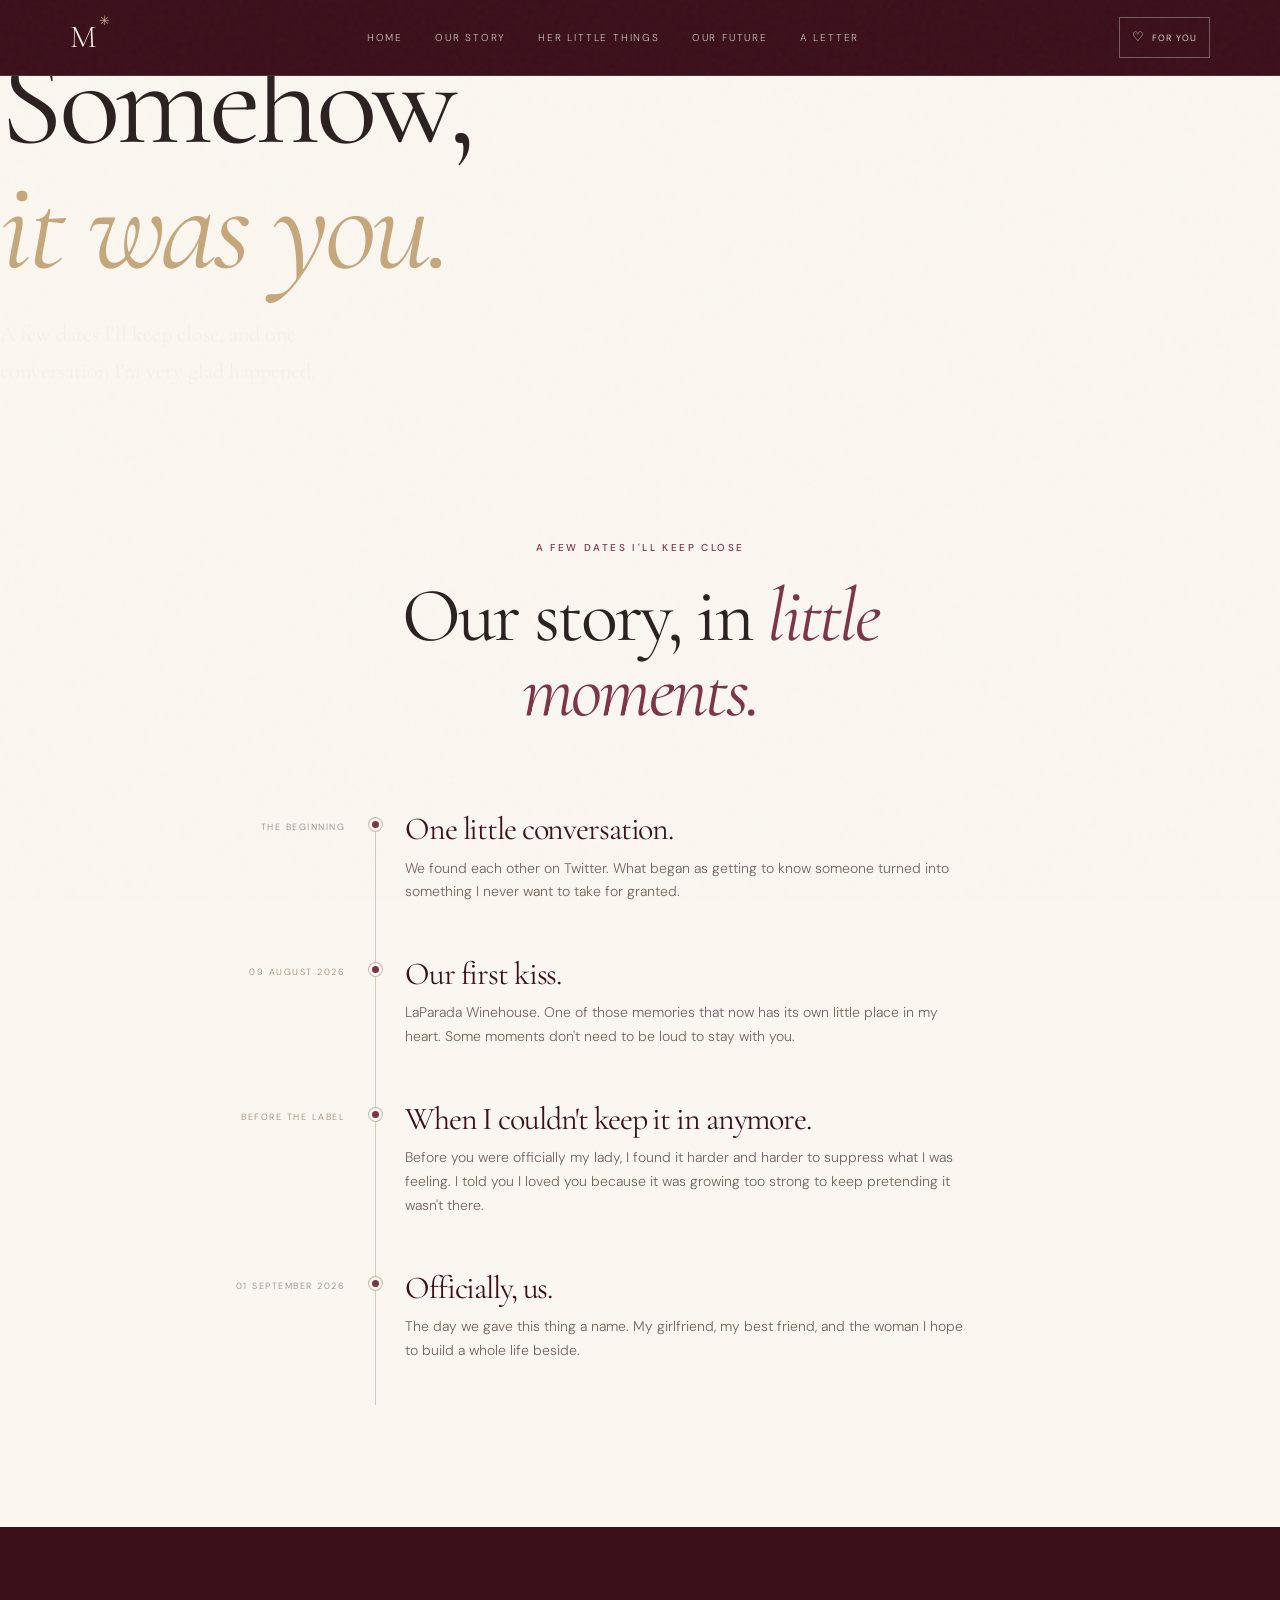
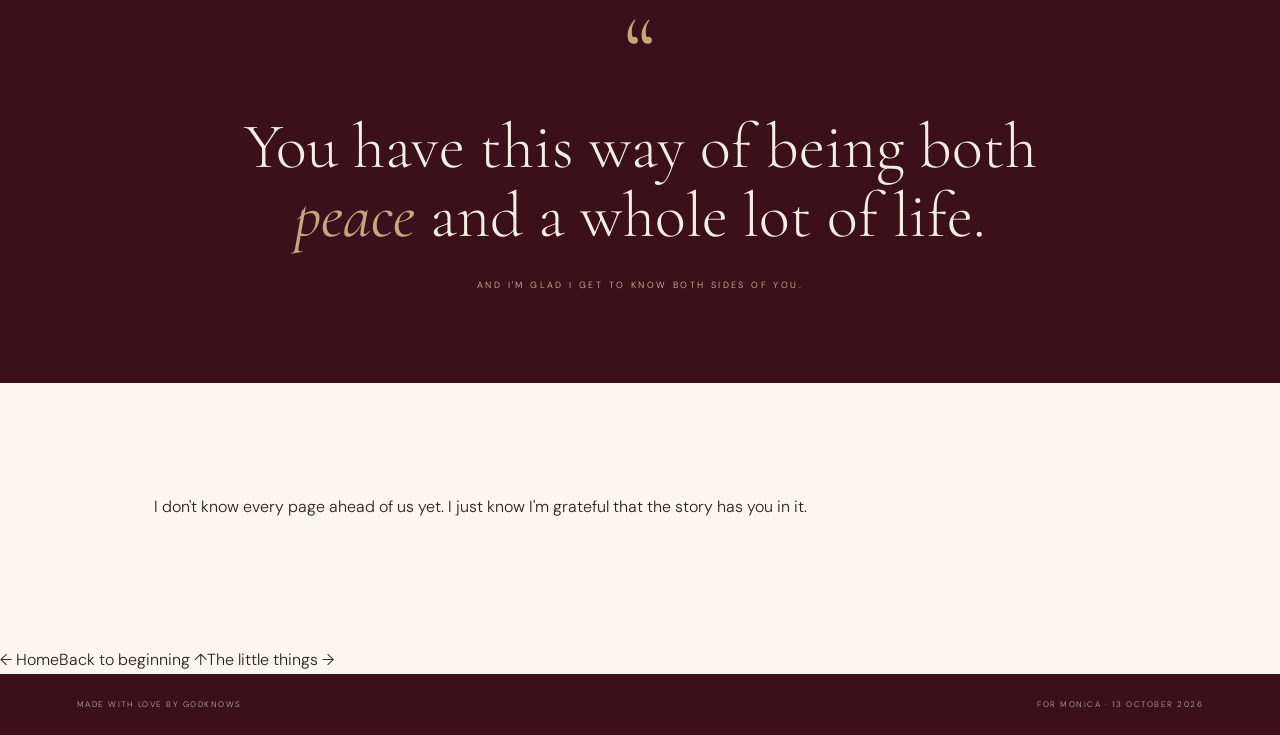
<file: story.html>
<!doctype html><html lang="en"><head><meta charset="utf-8"><meta name="viewport" content="width=device-width, initial-scale=1"><meta name="theme-color" content="#3b101b"><meta name="description" content="A little corner of the internet, made with love for Monica."><title>Our Story · For Monica, Always</title><link rel="preconnect" href="https://fonts.googleapis.com"><link rel="preconnect" href="https://fonts.gstatic.com" crossorigin><link href="https://fonts.googleapis.com/css2?family=Cormorant+Garamond:wght@400;500;600;700&family=DM+Sans:wght@300;400;500;600&family=Parisienne&display=swap" rel="stylesheet"><link rel="stylesheet" href="style.css"></head><body class=""><div class="grain" aria-hidden="true"></div><header class="topbar"><a class="brand" href="index.html" aria-label="For Monica home">M<span>✳</span></a><nav aria-label="Main navigation"><a href="index.html">Home</a><a href="story.html" aria-current="page">Our story</a><a href="little-things.html">Her little things</a><a href="adventures.html">Our future</a><a href="letter.html">A letter</a></nav><a class="sound-toggle" href="letter.html" title="A little note">♡ <span>for you</span></a></header><main><section class="page-hero"><div class="page-hero-content reveal"><p class="eyebrow">Chapter one · how it started</p><h1>Somehow,<br><em>it was you.</em></h1><p class="hero-sub">A few dates I'll keep close, and one conversation I'm very glad happened.</p></div></section><section class="story section-pad"><div class="section-heading reveal"><p class="eyebrow">A few dates I'll keep close</p><h2>Our story, in <em>little moments.</em></h2></div><div class="timeline"><article class="timeline-item reveal" tabindex="0" role="button" aria-expanded="false"><div class="timeline-date">THE BEGINNING</div><div class="timeline-dot"></div><div class="timeline-body"><h3>One little conversation.</h3><div class="timeline-extra" hidden>Twitter was where our paths crossed. I could not have known that a conversation there would become someone this important to me.</div><p>We found each other on Twitter. What began as getting to know someone turned into something I never want to take for granted.</p></div></article><article class="timeline-item reveal" tabindex="0" role="button" aria-expanded="false"><div class="timeline-date">09 AUGUST 2026</div><div class="timeline-dot"></div><div class="timeline-body"><h3>Our first kiss.</h3><div class="timeline-extra" hidden>9 August 2026, at LaParada Winehouse. One of those moments that deserves its own little place in our story.</div><p>LaParada Winehouse. One of those memories that now has its own little place in my heart. Some moments don't need to be loud to stay with you.</p></div></article><article class="timeline-item reveal" tabindex="0" role="button" aria-expanded="false"><div class="timeline-date">BEFORE THE LABEL</div><div class="timeline-dot"></div><div class="timeline-body"><h3>When I couldn't keep it in anymore.</h3><div class="timeline-extra" hidden>Before we were official, my feelings were growing faster than I could explain. I kept wanting to tell you I loved you, then trying to hold it back.</div><p>Before you were officially my lady, I found it harder and harder to suppress what I was feeling. I told you I loved you because it was growing too strong to keep pretending it wasn't there.</p></div></article><article class="timeline-item reveal" tabindex="0" role="button" aria-expanded="false"><div class="timeline-date">01 SEPTEMBER 2026</div><div class="timeline-dot"></div><div class="timeline-body"><h3>Officially, us.</h3><div class="timeline-extra" hidden>On 1 September 2026, the story became official. I got to call the woman who had been on my mind so much my girlfriend.</div><p>The day we gave this thing a name. My girlfriend, my best friend, and the woman I hope to build a whole life beside.</p></div></article></div></section><section class="quote-band"><div class="quote-mark">“</div><blockquote class="reveal">You have this way of being both <em>peace</em> and a whole lot of life.</blockquote><p>AND I'M GLAD I GET TO KNOW BOTH SIDES OF YOU.</p></section><section class="section-pad"><p class="page-intro reveal">I don't know every page ahead of us yet. I just know I'm grateful that the story has you in it.</p></section></main><nav class="page-footer-nav" aria-label="Explore more"><a href="index.html">← Home</a><a href="index.html">Back to beginning ↑</a><a href="little-things.html">The little things →</a></nav><footer class="site-footer" style="position:static;background:#3b101b;color:#ffffffa3;padding:24px 6%;display:flex;justify-content:space-between;gap:12px;font-size:8px;letter-spacing:1.5px"><span>MADE WITH LOVE BY GODKNOWS</span><span>FOR MONICA · 13 OCTOBER 2026</span></footer><script src="script.js"></script></body></html>
</file>
<file: style.css>
*{box-sizing:border-box}
:root{--wine:#3b101b;--wine2:#5b1d2d;--wine3:#7c3543;--cream:#f4eee4;--paper:#fbf7f0;--ink:#2b2020;--muted:#a99b91;--gold:#c5a77b;--serif:"Cormorant Garamond",Georgia,serif;--sans:"DM Sans",Arial,sans-serif;--script:"Parisienne",cursive}
html{scroll-behavior:smooth;scroll-padding-top:80px}
body{margin:0;background:var(--paper);color:var(--ink);font-family:var(--sans);font-weight:300;line-height:1.7}
a{color:inherit;text-decoration:none}button{font:inherit}
.grain{pointer-events:none;position:fixed;inset:0;z-index:10;opacity:.09;background-image:url("data:image/svg+xml,%3Csvg viewBox='0 0 180 180' xmlns='http://www.w3.org/2000/svg'%3E%3Cfilter id='n'%3E%3CfeTurbulence type='fractalNoise' baseFrequency='.9' numOctaves='3' stitchTiles='stitch'/%3E%3C/filter%3E%3Crect width='100%25' height='100%25' filter='url(%23n)' opacity='.32'/%3E%3C/svg%3E")}
.topbar{height:76px;padding:0 5.5%;display:flex;align-items:center;justify-content:space-between;background:var(--wine);color:var(--cream);position:absolute;z-index:5;top:0;left:0;right:0;border-bottom:1px solid #ffffff20}
.brand{font-family:var(--serif);font-size:32px;letter-spacing:-3px}.brand span{font-size:13px;color:var(--gold);vertical-align:top;margin-left:5px}
.topbar nav{display:flex;gap:32px;font-size:10px;text-transform:uppercase;letter-spacing:1.8px}.topbar nav a{opacity:.8;transition:opacity .2s}.topbar nav a:hover{opacity:1}
.sound-toggle{background:transparent;border:1px solid #ffffff50;color:var(--cream);padding:8px 12px;font-size:13px;cursor:pointer}.sound-toggle span{font-size:9px;text-transform:uppercase;letter-spacing:1px;margin-left:4px}
.hero{min-height:760px;height:100svh;max-height:1050px;position:relative;display:flex;align-items:center;background:var(--wine);color:var(--cream);overflow:hidden}
.hero-image{position:absolute;inset:0;background:linear-gradient(90deg,#250811 0%,#35101cbb 48%,#35101c30 100%),url('assets/monica-portrait.jpeg') center 42%/cover;transform:scale(1.03);animation:heroZoom 18s ease-in-out infinite alternate}
.hero-shade{position:absolute;inset:0;background:linear-gradient(0deg,#230710aa,transparent 36%,#23071055)}
.hero-content{position:relative;z-index:1;padding:100px 0 40px 12%;max-width:820px}
.eyebrow{font-size:10px;text-transform:uppercase;letter-spacing:2.4px;color:var(--gold);font-weight:500;margin:0 0 22px}
h1,h2,h3,p{margin-top:0}h1,h2,h3{font-family:var(--serif);font-weight:400;line-height:.98;letter-spacing:-.035em}
h1{font-size:clamp(76px,10vw,150px);margin:0 0 26px}h1 em,h2 em,h3 em,blockquote em{font-weight:400;color:var(--gold);font-style:italic}
.hero-sub{font-family:var(--serif);font-size:22px;max-width:370px;color:#f4eee4cc;margin-bottom:38px}
.round-link{display:flex;align-items:center;gap:20px;text-transform:uppercase;letter-spacing:2px;font-size:10px;width:max-content}.round-link b{display:grid;place-items:center;border:1px solid #ffffff80;width:36px;height:36px;border-radius:50%;font-size:16px;font-weight:300;transition:transform .2s}.round-link:hover b{transform:translateY(4px)}
.hero-side-note{position:absolute;right:5.5%;top:50%;writing-mode:vertical-rl;font-size:9px;letter-spacing:3px;color:#ffffffa8}
.hero-bottom{position:absolute;bottom:28px;left:5.5%;right:5.5%;display:flex;justify-content:space-between;font-size:9px;letter-spacing:2px;color:#ffffff9c}
.section-pad{padding:110px 12%}.section-index{font-size:9px;text-transform:uppercase;letter-spacing:2px;color:#88766d;margin-bottom:60px}.section-index span{color:var(--wine3);padding:0 7px}
.intro{background:var(--cream)}.intro-grid{display:grid;grid-template-columns:100px 1fr;gap:7%}.vertical-word{writing-mode:vertical-rl;font-size:10px;letter-spacing:5px;color:#b5a69b;margin:0}
.intro-copy{max-width:730px}.intro-copy h2,.section-heading h2,.qualities-heading h2{font-size:clamp(48px,6vw,84px);margin-bottom:32px}.intro-copy h2 em,.section-heading h2 em,.qualities-heading h2 em{color:var(--wine3)}
.intro-copy>p:not(.eyebrow){max-width:610px;font-size:15px;color:#6c5b55;line-height:1.95}
.signature{display:block;margin-top:30px;font-family:var(--serif);font-style:italic;color:#89786e}.signature-name{display:block;font-family:var(--script);font-size:38px;color:var(--wine3);line-height:1.3}
.story{background:var(--paper)}.section-heading{max-width:700px;margin:0 auto 85px;text-align:center}.section-heading .eyebrow{color:var(--wine3)}.timeline{max-width:850px;margin:auto;position:relative}.timeline:before{content:"";position:absolute;left:160px;top:8px;bottom:12px;width:1px;background:#d8c9bb}
.timeline-item{display:grid;grid-template-columns:130px 1fr;gap:60px;position:relative;padding:0 0 54px}.timeline-date{text-align:right;font-size:9px;letter-spacing:1.5px;color:#98877b;padding-top:7px}.timeline-dot{position:absolute;left:154px;top:5px;width:13px;height:13px;border-radius:50%;background:var(--wine3);border:3px solid var(--paper);box-shadow:0 0 0 1px #c9b7a6}.timeline-body{grid-column:2}.timeline-body h3{font-size:32px;margin:0 0 12px;color:var(--wine)}.timeline-body p{font-size:14px;color:#75645b;max-width:560px;margin:0}
.quote-band{background:var(--wine);color:var(--cream);padding:90px 15%;text-align:center}.quote-mark{font-family:var(--serif);font-size:100px;color:var(--gold);line-height:.7}.quote-band blockquote{font-family:var(--serif);font-size:clamp(36px,5vw,64px);line-height:1.08;max-width:900px;margin:25px auto 28px}.quote-band>p{font-size:9px;letter-spacing:2.4px;color:#d3bfa6;margin:0}
.qualities{background:#e9dfd2}.qualities-grid{display:grid;grid-template-columns:.9fr 1.1fr;gap:12%}.qualities-heading{position:sticky;top:100px;align-self:start}.qualities-heading h2{color:var(--wine)}.qualities-list{padding-top:12px}.quality{display:grid;grid-template-columns:38px 1fr;gap:22px;padding:0 0 31px;margin-bottom:30px;border-bottom:1px solid #cfc0b0}.quality>span{font-size:10px;letter-spacing:1px;color:var(--wine3);padding-top:7px}.quality h3{font-size:30px;color:var(--wine);margin-bottom:9px}.quality p{font-size:13px;color:#716057;margin:0;line-height:1.9}
.memories{background:var(--paper)}.memory-grid{display:grid;grid-template-columns:1fr 1fr;gap:22px}.memory-large{grid-column:1/-1;display:grid;grid-template-columns:1.1fr .9fr;background:var(--cream)}.memory-photo{position:relative;min-height:280px;background-size:cover;background-position:center;overflow:hidden}.memory-large .memory-photo{min-height:440px}.photo-one{background-image:linear-gradient(0deg,#26101b70,transparent 50%),url('assets/monica-portrait.jpeg')}.photo-two{background-image:linear-gradient(0deg,#26101b50,transparent 60%),url('assets/monica-travel.jpeg')}.photo-three{background-image:linear-gradient(0deg,#26101b50,transparent 60%),url('https://images.unsplash.com/photo-1516026672322-bc52d61a55d5?auto=format&fit=crop&w=1000&q=85')}.photo-caption{position:absolute;bottom:22px;left:25px;color:#fff;font-size:9px;letter-spacing:2px}.memory-text{padding:35px}.memory-text .eyebrow{color:var(--wine3);margin-bottom:15px}.memory-text h3{font-size:34px;color:var(--wine);margin-bottom:17px}.memory-text p:last-child{font-size:13px;color:#75645b;line-height:1.9;margin-bottom:0}
.letter-section{background:var(--wine);color:var(--ink)}.letter-section .section-index{color:#d5c3b4}.letter-wrap{position:relative;max-width:850px;margin:auto;background:#f5eee3;padding:clamp(28px,7vw,78px);box-shadow:0 25px 80px #16050a55;transform:rotate(-.25deg)}.letter-top{display:flex;justify-content:space-between;gap:20px;border-bottom:1px solid #d8c7b5;padding-bottom:16px;font-size:8px;letter-spacing:1.5px;color:#917f70}.letter-salutation{font-family:var(--script);font-size:48px;color:var(--wine3);margin:34px 0 24px}.letter-copy p{font-family:var(--serif);font-size:20px;line-height:1.65;color:#58453f;margin-bottom:18px}.letter-signoff{font-family:var(--serif);font-size:19px;color:#806b60;margin:28px 0 0}.letter-signature{font-family:var(--script);font-size:42px;color:var(--wine3);margin:0}.letter-signature span{font-family:var(--sans);font-size:18px}.letter-stamp{position:absolute;right:28px;bottom:30px;border:1px solid #c8a57d;border-radius:50%;width:82px;height:82px;display:grid;place-content:center;text-align:center;font-size:8px;letter-spacing:1px;color:#ad8a60;line-height:1.6;transform:rotate(12deg)}
.finale{position:relative;min-height:690px;display:flex;align-items:center;justify-content:center;background:var(--wine);color:var(--cream);overflow:hidden;text-align:center;padding:90px 7% 110px}.finale-bg{position:absolute;inset:0;background:linear-gradient(#32101bd9,#32101bd9),url('https://images.unsplash.com/photo-1470770841072-f978cf4d019e?auto=format&fit=crop&w=2000&q=85') center/cover}.finale-content{position:relative;z-index:1;max-width:780px}.finale h2{font-size:clamp(52px,7vw,94px);margin:0 0 25px}.finale-content>p:not(.eyebrow){font-family:var(--serif);font-size:22px;color:#eaded1}.surprise-button{margin-top:18px;padding:13px 21px;border:1px solid #d3b58a;background:transparent;color:var(--cream);letter-spacing:1px;font-size:11px;cursor:pointer;transition:background .25s,color .25s}.surprise-button:hover{background:var(--cream);color:var(--wine)}.surprise-button span{padding-left:14px}.surprise-message{margin:35px auto 0;max-width:520px;padding:25px;border-top:1px solid #ffffff45;animation:fadeUp .7s both}.surprise-big{font-family:var(--script);font-size:48px;color:var(--gold);margin:0 0 10px}.surprise-message>p:last-child{font-family:var(--serif);font-size:20px}
footer{position:absolute;bottom:25px;left:5.5%;right:5.5%;display:flex;justify-content:space-between;gap:20px;font-size:8px;letter-spacing:1.5px;color:#ffffffa3}
.reveal{opacity:0;transform:translateY(20px);transition:opacity .85s ease,transform .85s ease}.reveal.visible{opacity:1;transform:translateY(0)}
@keyframes heroZoom{from{transform:scale(1.02)}to{transform:scale(1.09)}}@keyframes fadeUp{from{opacity:0;transform:translateY(12px)}to{opacity:1;transform:translateY(0)}}
@media(max-width:760px){.topbar{height:64px;padding:0 5%}.topbar nav{gap:13px;font-size:8px;letter-spacing:1px}.sound-toggle{padding:7px 8px}.sound-toggle span{display:none}.hero{min-height:700px}.hero-content{padding:100px 8% 40px}.hero-side-note{right:4%;font-size:8px}.hero-bottom{left:8%;right:8%;font-size:8px}.section-pad{padding:76px 7%}.section-index{margin-bottom:42px}.intro-grid{grid-template-columns:25px 1fr;gap:24px}.intro-copy h2,.section-heading h2,.qualities-heading h2{font-size:clamp(43px,11vw,65px)}.intro-copy>p:not(.eyebrow){font-size:14px}.timeline:before{left:4px}.timeline-item{grid-template-columns:1fr;gap:9px;padding-left:28px;padding-bottom:38px}.timeline-date{text-align:left}.timeline-dot{left:-1px;top:4px}.timeline-body{grid-column:1}.timeline-body h3{font-size:29px}.quote-band{padding:72px 8%}.quote-band blockquote{font-size:43px}.qualities-grid{grid-template-columns:1fr;gap:40px}.qualities-heading{position:static}.quality h3{font-size:27px}.memory-grid{grid-template-columns:1fr}.memory-large{grid-column:auto;grid-template-columns:1fr}.memory-large .memory-photo{min-height:300px}.memory-text{padding:26px}.memory-text h3{font-size:32px}.letter-wrap{padding:27px 23px}.letter-top{font-size:7px}.letter-salutation{font-size:42px}.letter-copy p{font-size:18px}.letter-stamp{position:static;margin:25px 0 0 auto;width:70px;height:70px}.finale{min-height:650px;padding:80px 7% 120px}.finale h2{font-size:clamp(48px,12vw,72px)}.finale-content>p:not(.eyebrow){font-size:19px}footer{flex-direction:column;align-items:center;gap:7px;text-align:center;font-size:7px}}
@media(prefers-reduced-motion:reduce){*,*::before,*::after{scroll-behavior:auto!important;animation-duration:.01ms!important;transition-duration:.01ms!important}.reveal{opacity:1;transform:none}}

/* Personal interactive chapters */
.interactive-note{background:#efe5d8;padding:70px 8%;text-align:center}.interactive-note h2{font-size:clamp(38px,5vw,62px);color:var(--wine);margin-bottom:14px}.interactive-note>p{max-width:620px;margin:0 auto 28px;color:#75645b}.envelope-grid{display:grid;grid-template-columns:repeat(3,1fr);gap:18px;max-width:1000px;margin:32px auto 0}.envelope-card{border:1px solid #cdbba8;background:#fbf7f0;padding:26px 20px;cursor:pointer;text-align:center;transition:transform .3s,box-shadow .3s;color:var(--wine)}.envelope-card:hover,.envelope-card:focus-visible{transform:translateY(-6px);box-shadow:0 16px 32px #3b101b18}.envelope-icon{font-size:35px;display:block;margin-bottom:12px}.envelope-card small{display:block;letter-spacing:1.5px;font-size:9px;color:#9b806c;text-transform:uppercase}.envelope-card strong{font:26px var(--serif);display:block;margin-top:8px}.note-reveal{max-width:720px;margin:28px auto 0;padding:28px;background:#fffaf2;border:1px solid #d7c6b3;text-align:left;animation:fadeUp .65s both}.note-reveal h3{font-size:32px;color:var(--wine)}.note-reveal p{font:19px/1.7 var(--serif);color:#5e4941}.note-reveal[hidden]{display:none}.timeline-item{cursor:pointer}.timeline-item:focus-visible{outline:2px solid var(--gold);outline-offset:5px}.timeline-extra{margin-top:14px;padding:16px 18px;background:#f0e7dc;border-left:2px solid var(--gold);font:18px/1.6 var(--serif);color:#665149;animation:fadeUp .5s both}.timeline-extra[hidden]{display:none}.travel-destinations{display:grid;grid-template-columns:1fr 1fr;gap:20px;margin-top:34px}.destination{min-height:240px;padding:30px;display:flex;flex-direction:column;justify-content:end;background:linear-gradient(0deg,#2a0b14e8,transparent 100%),var(--wine);color:var(--cream);border:1px solid #c5a77b55;cursor:pointer;text-align:left;transition:transform .3s}.destination:hover{transform:translateY(-5px)}.destination span{font-size:9px;letter-spacing:2px;color:var(--gold)}.destination strong{font:36px var(--serif);margin:8px 0}.destination-detail{grid-column:1/-1;padding:22px 26px;background:var(--cream);border:1px solid #dfd0c0;color:#6b554a;animation:fadeUp .5s both}.destination-detail[hidden]{display:none}.letter-wrap{opacity:0;transform:translateY(22px) rotate(-.25deg);transition:opacity .9s,transform .9s}.letter-wrap.visible{opacity:1;transform:translateY(0) rotate(-.25deg)}.letter-copy p{opacity:0;transform:translateY(12px);transition:opacity .65s,transform .65s}.letter-wrap.visible .letter-copy p{opacity:1;transform:translateY(0)}.letter-wrap.visible .letter-copy p:nth-child(2){transition-delay:.12s}.letter-wrap.visible .letter-copy p:nth-child(3){transition-delay:.24s}.letter-wrap.visible .letter-copy p:nth-child(4){transition-delay:.36s}.letter-wrap.visible .letter-copy p:nth-child(5){transition-delay:.48s}.letter-wrap.visible .letter-copy p:nth-child(6){transition-delay:.6s}.secret-unlock{margin:48px auto 0;max-width:520px;text-align:center;padding:32px 24px;border:1px solid #ffffff35}.secret-unlock label{display:block;font-size:10px;letter-spacing:2px;text-transform:uppercase;color:var(--gold);margin-bottom:12px}.secret-unlock input{width:min(100%,260px);padding:12px;border:1px solid #c5a77b;background:#f4eee4;color:var(--wine);font:inherit}.secret-unlock button{padding:12px 16px;border:1px solid #c5a77b;background:transparent;color:var(--cream);cursor:pointer;margin-left:5px}.secret-result{font:26px var(--script);color:var(--gold);margin:20px 0 0;animation:fadeUp .6s both}.secret-result[hidden]{display:none}.birthday-confetti{position:relative;display:inline-block;font-size:24px;animation:float 3s ease-in-out infinite}.birthday-message{font:30px var(--script);color:var(--gold);margin:18px 0;animation:fadeUp .7s both}.birthday-message[hidden]{display:none}
@keyframes float{0%,100%{transform:translateY(0) rotate(-5deg)}50%{transform:translateY(-9px) rotate(5deg)}}
@media(max-width:760px){.envelope-grid{grid-template-columns:1fr}.travel-destinations{grid-template-columns:1fr}.destination-detail{grid-column:auto}.secret-unlock button{margin:10px 0 0;width:100%}.secret-unlock input{width:100%}.interactive-note{padding:60px 7%}}
@media(prefers-reduced-motion:reduce){.letter-wrap,.letter-copy p,.envelope-card,.destination,.birthday-confetti{animation:none!important;transition:none!important;transform:none!important}.letter-wrap,.letter-copy p{opacity:1}}
</file>
